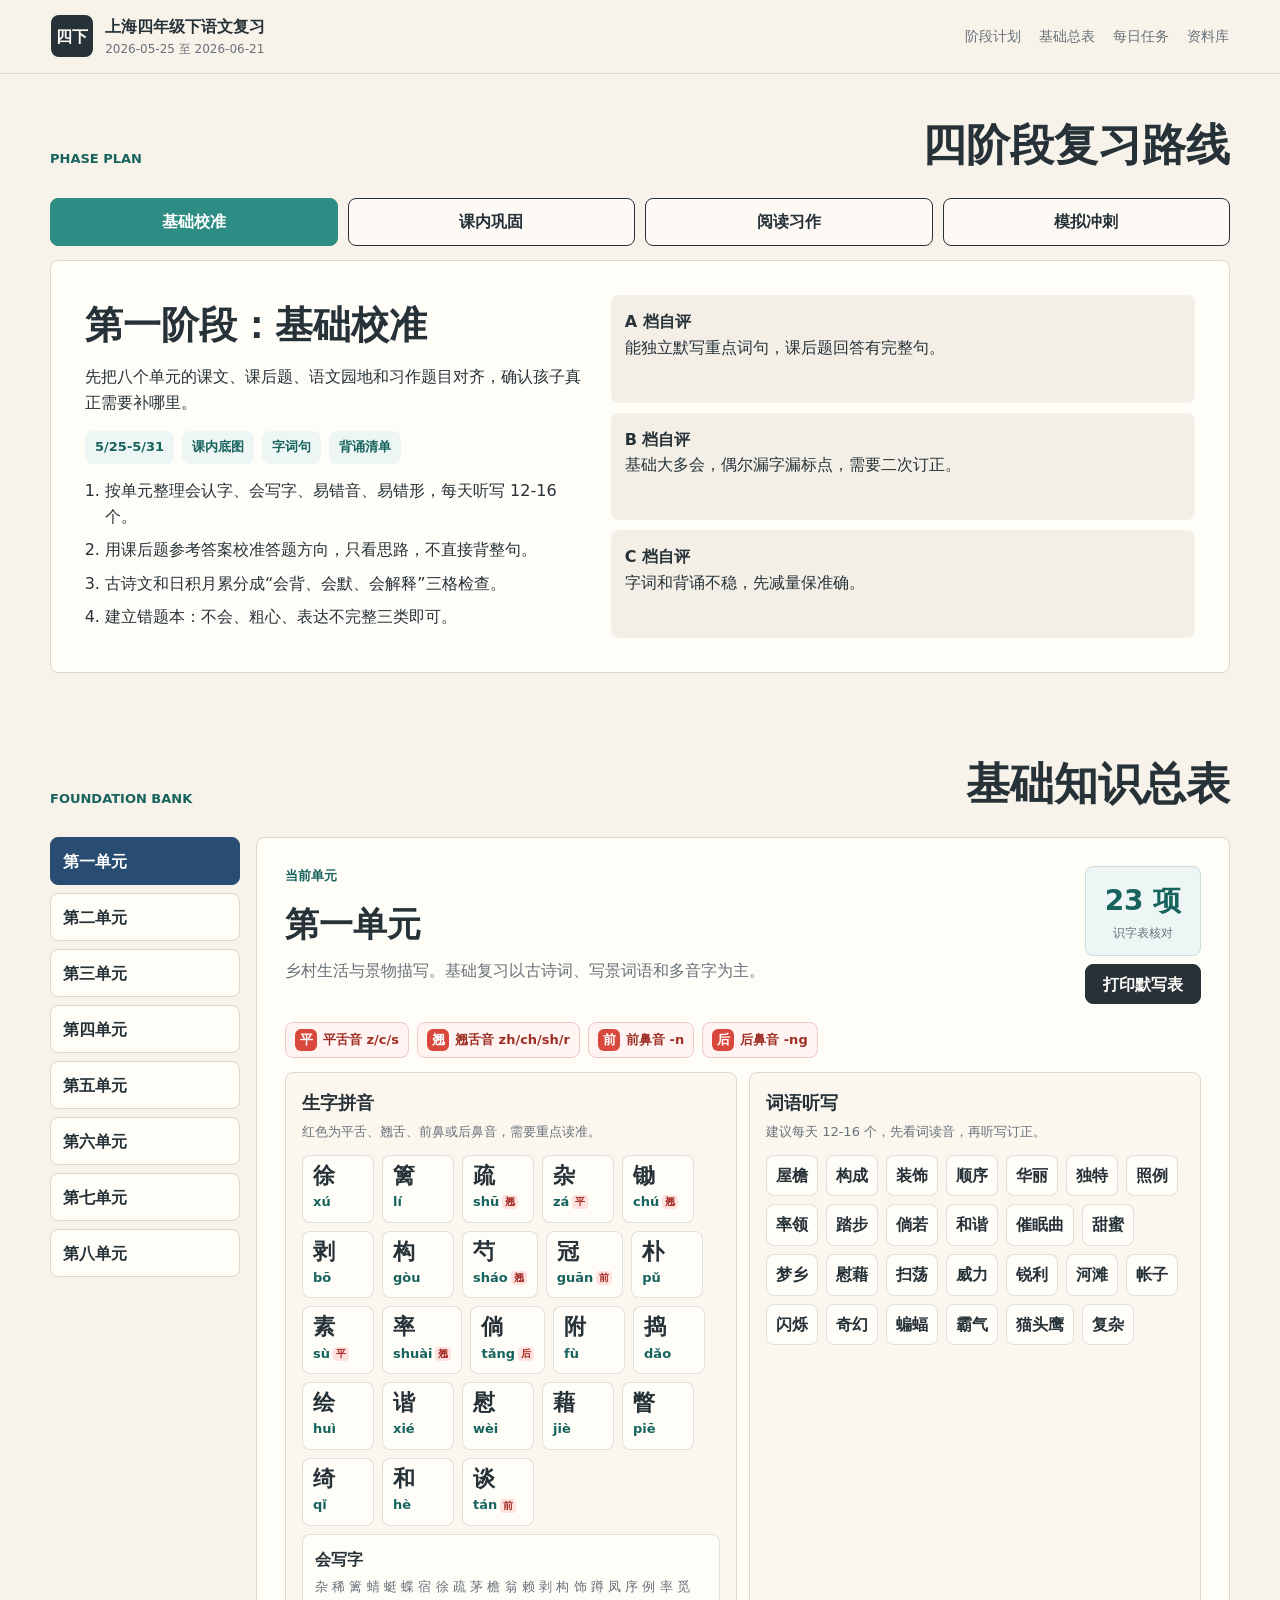
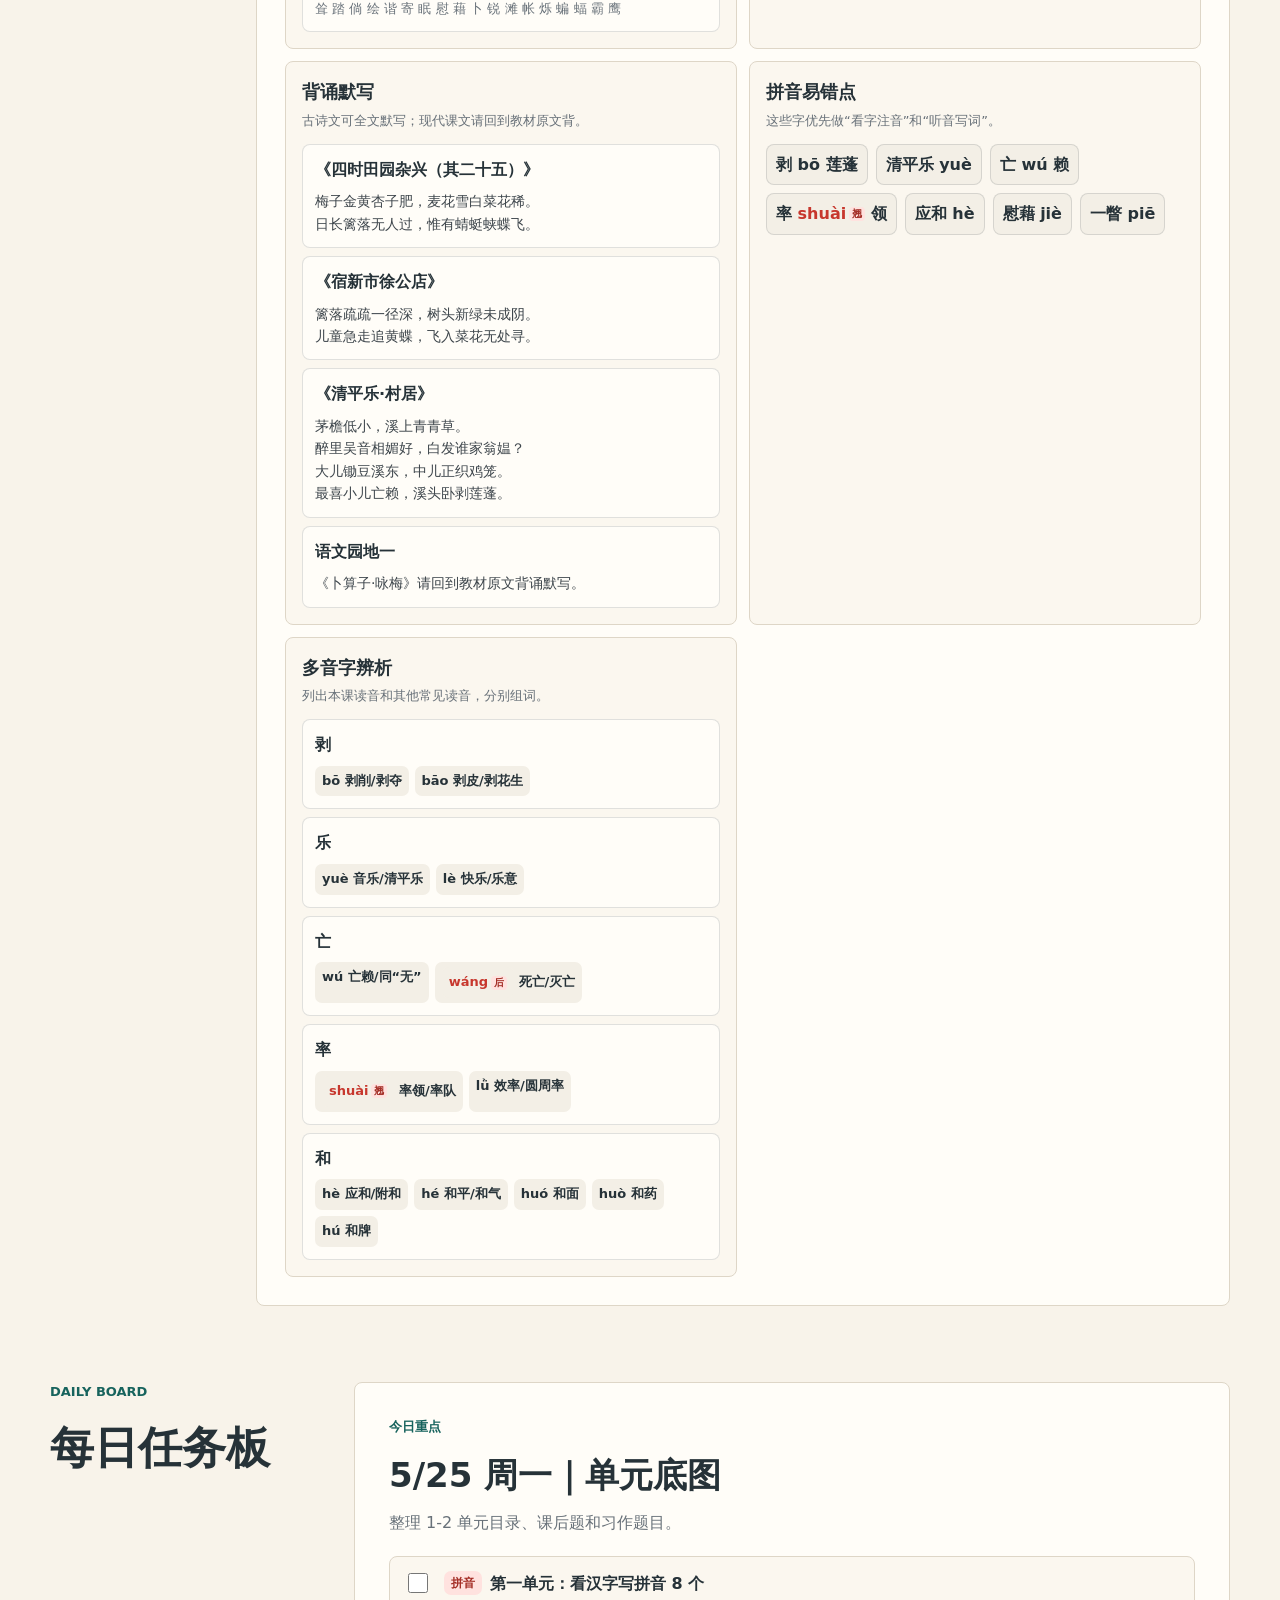
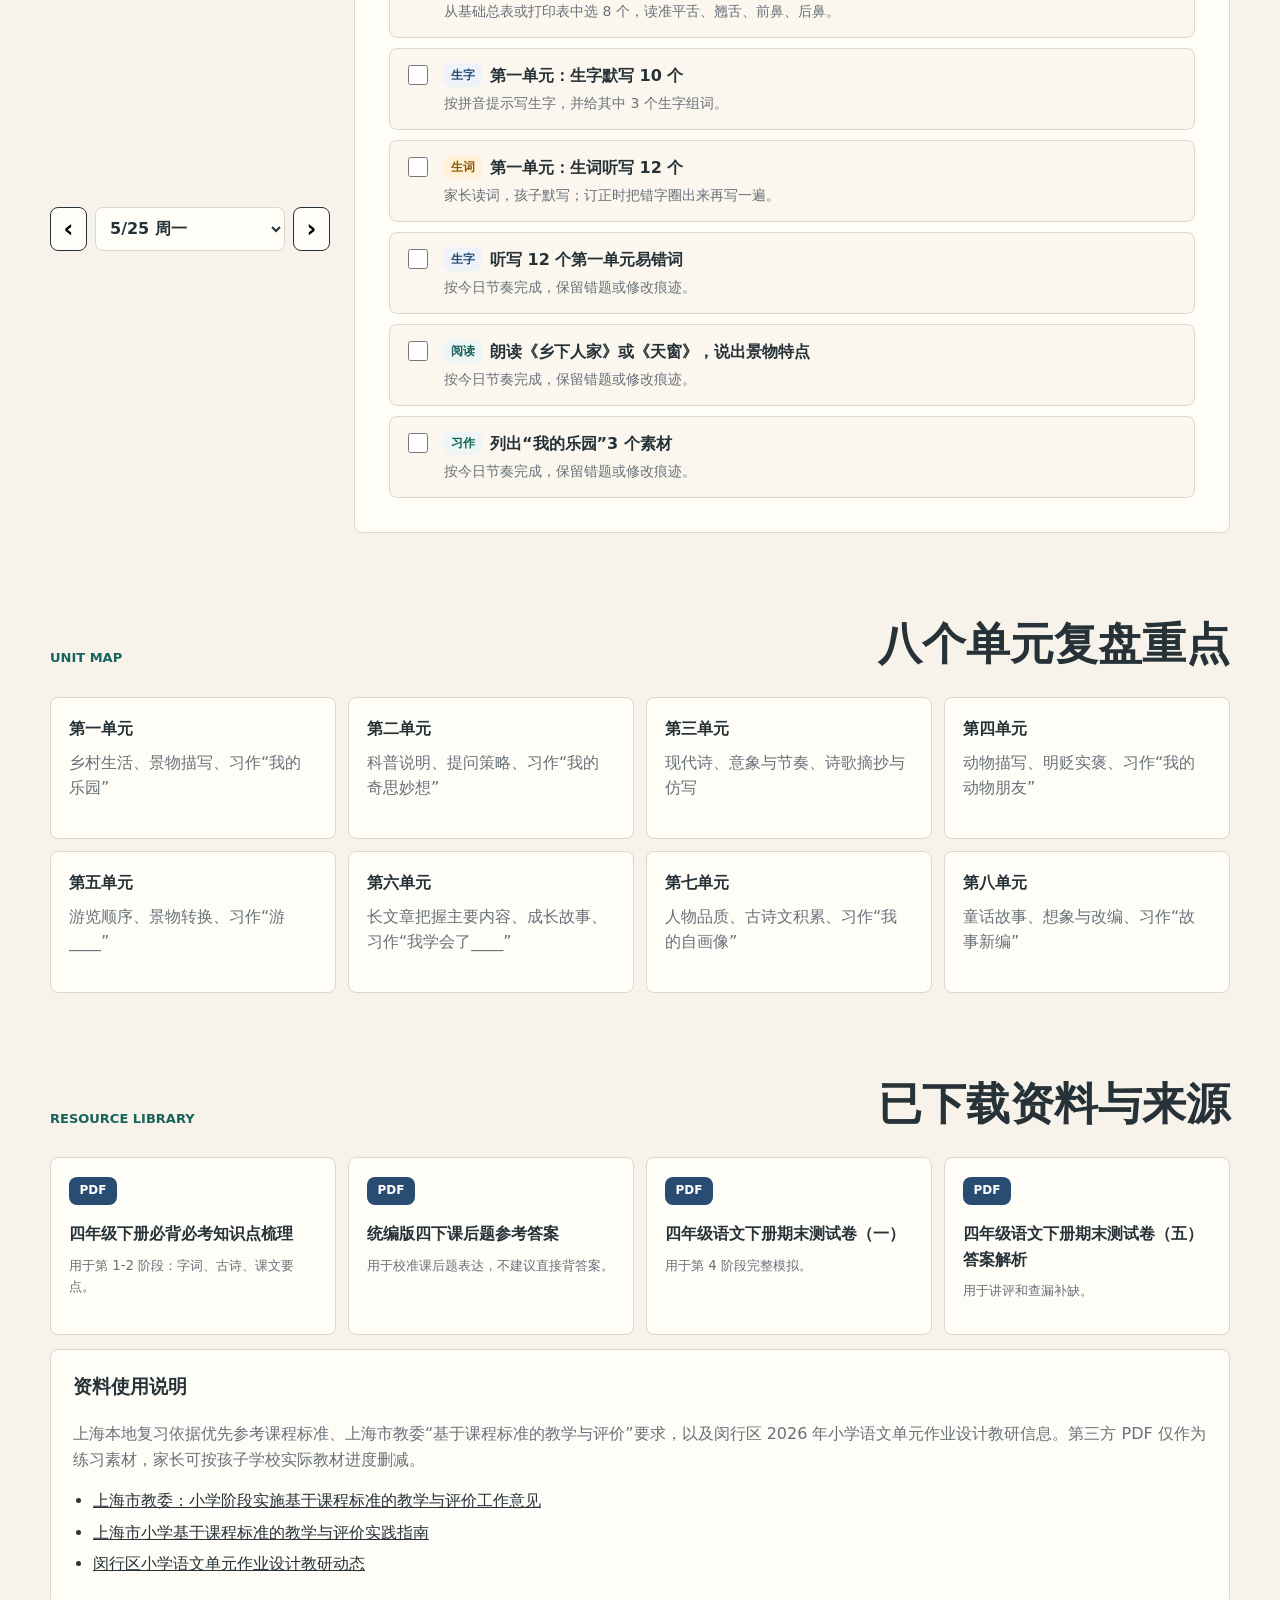
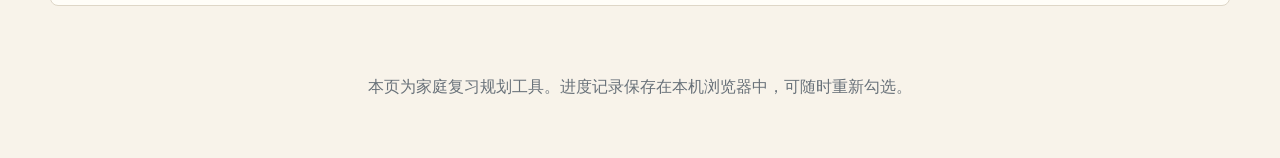
<file: index.html>
<!doctype html>
<html lang="zh-CN">
  <head>
    <meta charset="UTF-8" />
    <meta name="viewport" content="width=device-width, initial-scale=1.0" />
    <title>上海四年级下语文分阶段复习计划</title>
    <meta name="theme-color" content="#f8f3ea" />
    <meta name="apple-mobile-web-app-capable" content="yes" />
    <meta name="apple-mobile-web-app-title" content="四下语文复习" />
    <meta name="apple-mobile-web-app-status-bar-style" content="default" />
    <link rel="manifest" href="./manifest.webmanifest" />
    <link rel="icon" href="./assets/app-icon.svg" type="image/svg+xml" />
    <link rel="apple-touch-icon" href="./assets/study-dashboard-concept.png" />
    <link rel="stylesheet" href="./styles.css" />
  </head>
  <body>
    <header class="topbar">
      <a class="brand" href="#top" aria-label="回到顶部">
        <span class="brand-mark">四下</span>
        <span>
          <strong>上海四年级下语文复习</strong>
          <small>2026-05-25 至 2026-06-21</small>
        </span>
      </a>
      <nav class="nav" aria-label="页面导航">
        <a href="#plan">阶段计划</a>
        <a href="#foundation">基础总表</a>
        <a href="#daily">每日任务</a>
        <a href="#resources">资料库</a>
      </nav>
    </header>

    <main id="top">
      <section id="plan" class="section-block">
        <div class="section-heading">
          <p>Phase plan</p>
          <h2>四阶段复习路线</h2>
        </div>
        <div class="phase-tabs" role="tablist" aria-label="复习阶段选择">
          <button class="phase-tab active" type="button" data-phase="0">基础校准</button>
          <button class="phase-tab" type="button" data-phase="1">课内巩固</button>
          <button class="phase-tab" type="button" data-phase="2">阅读习作</button>
          <button class="phase-tab" type="button" data-phase="3">模拟冲刺</button>
        </div>
        <div id="phaseDetail" class="phase-detail" aria-live="polite"></div>
      </section>

      <section id="foundation" class="section-block foundation">
        <div class="section-heading">
          <p>Foundation bank</p>
          <h2>基础知识总表</h2>
        </div>
        <div class="foundation-shell">
          <aside class="unit-tabs" aria-label="基础知识单元选择"></aside>
          <div class="foundation-panel">
            <div class="foundation-head">
              <div>
                <p class="mini-label">当前单元</p>
                <h3 id="foundationTitle"></h3>
                <p id="foundationFocus" class="day-focus"></p>
              </div>
              <div class="foundation-actions">
                <div class="completion-card">
                  <strong id="foundationCount"></strong>
                  <span>识字表核对</span>
                </div>
                <button class="print-action" id="printSheet" type="button">打印默写表</button>
              </div>
            </div>
            <div class="sound-legend" aria-label="拼音标注说明">
              <span><b>平</b> 平舌音 z/c/s</span>
              <span><b>翘</b> 翘舌音 zh/ch/sh/r</span>
              <span><b>前</b> 前鼻音 -n</span>
              <span><b>后</b> 后鼻音 -ng</span>
            </div>
            <div class="foundation-grid">
              <article>
                <h4>生字拼音</h4>
                <p class="help-text">红色为平舌、翘舌、前鼻或后鼻音，需要重点读准。</p>
                <div id="charBank" class="chip-bank"></div>
              </article>
              <article>
                <h4>词语听写</h4>
                <p class="help-text">建议每天 12-16 个，先看词读音，再听写订正。</p>
                <div id="dictationBank" class="word-bank"></div>
              </article>
              <article>
                <h4>背诵默写</h4>
                <p class="help-text">古诗文可全文默写；现代课文请回到教材原文背。</p>
                <div id="reciteBank" class="recite-bank"></div>
              </article>
              <article>
                <h4>拼音易错点</h4>
                <p class="help-text">这些字优先做“看字注音”和“听音写词”。</p>
                <div id="pinyinBank" class="word-bank compact"></div>
              </article>
              <article>
                <h4>多音字辨析</h4>
                <p class="help-text">列出本课读音和其他常见读音，分别组词。</p>
                <div id="polyphoneBank" class="polyphone-bank"></div>
              </article>
            </div>
            <div id="printableSheet" class="printable-sheet" aria-label="可打印默写表"></div>
          </div>
        </div>
      </section>

      <section id="daily" class="section-block daily-layout">
        <div class="section-heading">
          <p>Daily board</p>
          <h2>每日任务板</h2>
        </div>
        <div class="day-picker" aria-label="选择复习日期">
          <button type="button" class="day-shift" id="prevDay" aria-label="前一天">‹</button>
          <select id="daySelect"></select>
          <button type="button" class="day-shift" id="nextDay" aria-label="后一天">›</button>
        </div>
        <div class="daily-panel">
          <div>
            <p class="mini-label">今日重点</p>
            <h3 id="dayTitle"></h3>
            <p id="dayFocus" class="day-focus"></p>
          </div>
          <div id="taskList" class="task-list"></div>
        </div>
      </section>

      <section class="section-block unit-map">
        <div class="section-heading">
          <p>Unit map</p>
          <h2>八个单元复盘重点</h2>
        </div>
        <div class="unit-grid">
          <article>
            <strong>第一单元</strong>
            <span>乡村生活、景物描写、习作“我的乐园”</span>
          </article>
          <article>
            <strong>第二单元</strong>
            <span>科普说明、提问策略、习作“我的奇思妙想”</span>
          </article>
          <article>
            <strong>第三单元</strong>
            <span>现代诗、意象与节奏、诗歌摘抄与仿写</span>
          </article>
          <article>
            <strong>第四单元</strong>
            <span>动物描写、明贬实褒、习作“我的动物朋友”</span>
          </article>
          <article>
            <strong>第五单元</strong>
            <span>游览顺序、景物转换、习作“游____”</span>
          </article>
          <article>
            <strong>第六单元</strong>
            <span>长文章把握主要内容、成长故事、习作“我学会了____”</span>
          </article>
          <article>
            <strong>第七单元</strong>
            <span>人物品质、古诗文积累、习作“我的自画像”</span>
          </article>
          <article>
            <strong>第八单元</strong>
            <span>童话故事、想象与改编、习作“故事新编”</span>
          </article>
        </div>
      </section>

      <section id="resources" class="section-block">
        <div class="section-heading">
          <p>Resource library</p>
          <h2>已下载资料与来源</h2>
        </div>
        <div class="resource-grid">
          <a class="resource-card" href="./resources/grade4-chinese-knowledge-points.pdf" target="_blank">
            <span>PDF</span>
            <strong>四年级下册必背必考知识点梳理</strong>
            <small>用于第 1-2 阶段：字词、古诗、课文要点。</small>
          </a>
          <a class="resource-card" href="./resources/textbook-afterclass-answers.pdf" target="_blank">
            <span>PDF</span>
            <strong>统编版四下课后题参考答案</strong>
            <small>用于校准课后题表达，不建议直接背答案。</small>
          </a>
          <a class="resource-card" href="./resources/final-test-1.pdf" target="_blank">
            <span>PDF</span>
            <strong>四年级语文下册期末测试卷（一）</strong>
            <small>用于第 4 阶段完整模拟。</small>
          </a>
          <a class="resource-card" href="./resources/final-test-5-with-answers.pdf" target="_blank">
            <span>PDF</span>
            <strong>四年级语文下册期末测试卷（五）答案解析</strong>
            <small>用于讲评和查漏补缺。</small>
          </a>
        </div>
        <div class="source-note">
          <h3>资料使用说明</h3>
          <p>
            上海本地复习依据优先参考课程标准、上海市教委“基于课程标准的教学与评价”要求，以及闵行区 2026 年小学语文单元作业设计教研信息。第三方 PDF 仅作为练习素材，家长可按孩子学校实际教材进度删减。
          </p>
          <ul>
            <li><a href="https://www.shanghai.gov.cn/nw12344/20200814/0001-12344_36655.html" target="_blank">上海市教委：小学阶段实施基于课程标准的教学与评价工作意见</a></li>
            <li><a href="https://www.sste.com/index.php/books1/1705.html" target="_blank">上海市小学基于课程标准的教学与评价实践指南</a></li>
            <li><a href="https://jyxy.mhedu.sh.cn/extranet/web/index/index%21infoMove.action?code=EDXW.005.002&id=ff8080819c0f0289019d8512070118b7" target="_blank">闵行区小学语文单元作业设计教研动态</a></li>
          </ul>
        </div>
      </section>
    </main>

    <footer class="footer">
      <p>本页为家庭复习规划工具。进度记录保存在本机浏览器中，可随时重新勾选。</p>
    </footer>

    <script src="./app.js"></script>
  </body>
</html>
</file>
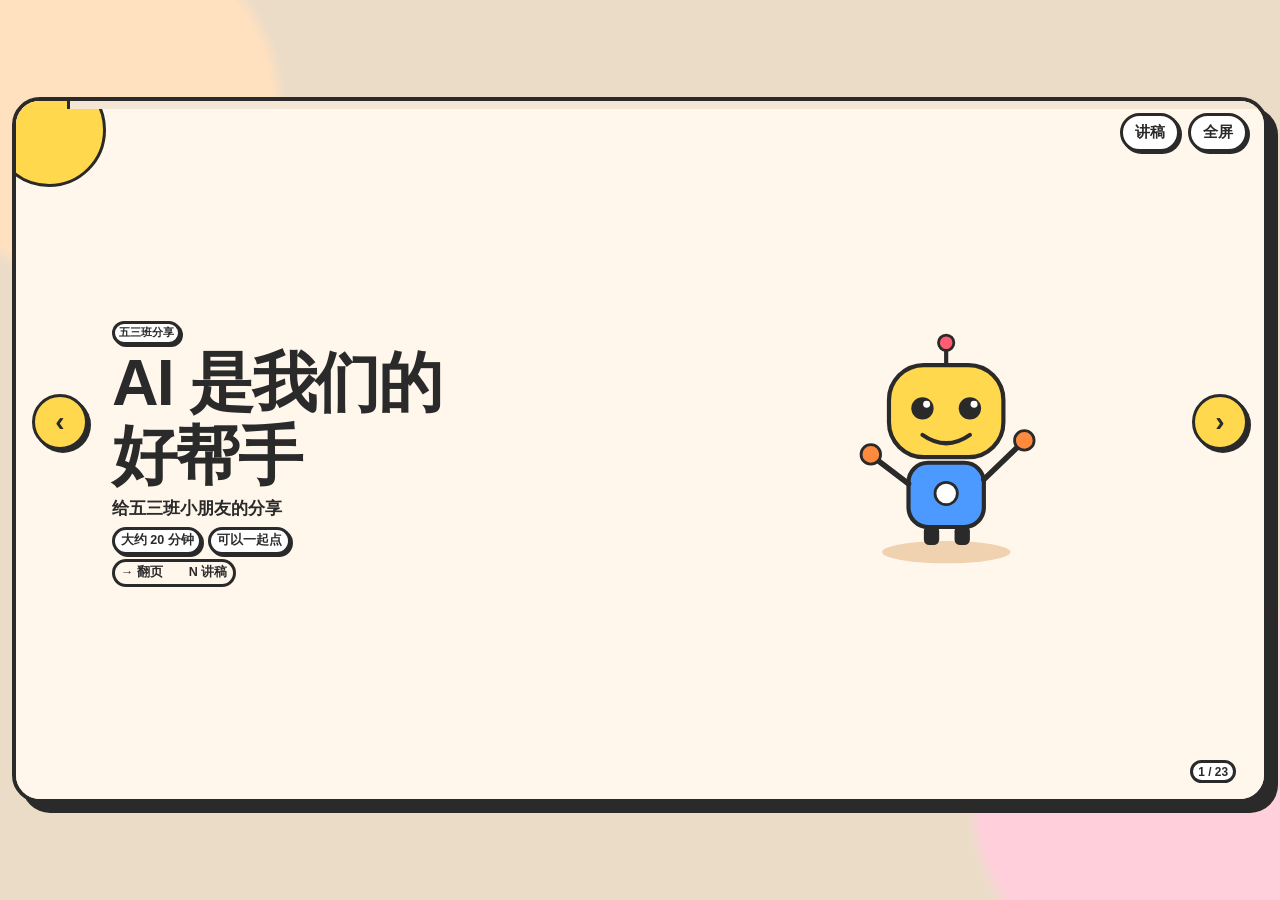
<file: ai-share.html>
<!DOCTYPE html>
<html lang="zh-CN">
<head>
<meta charset="UTF-8" />
<meta name="viewport" content="width=device-width, initial-scale=1" />
<meta name="color-scheme" content="light" />
<title>AI 是我们的好帮手</title>
<!--
  五三班分享文稿。双击用浏览器打开即可放映，不需要网络。
  右方向键下一页，左方向键上一页，N 显示或隐藏讲稿，F 全屏。
  请把讲稿里的「××」改成孩子的名字。
-->
<style>
  :root { color-scheme: light; }
  * { box-sizing: border-box; }
  html, body { height: 100%; margin: 0; overflow: hidden; }
  body {
    display: flex; align-items: center; justify-content: center;
    background:
      radial-gradient(circle at 8% 12%, #ffe0bf 0 12%, transparent 13%),
      radial-gradient(circle at 92% 88%, #ffd0dc 0 14%, transparent 15%),
      #ebdcc8;
    font-family: "PingFang SC", "Hiragino Sans GB", "Microsoft YaHei", "Noto Sans SC", sans-serif;
    color: #2a2a2a;
  }
  button, input { font-family: inherit; color: inherit; }
  button { cursor: pointer; touch-action: manipulation; }
  button:focus-visible, .idea:focus-visible { outline: 4px solid #4c9aff; outline-offset: 2px; }
  #stage {
    position: relative;
    width: min(calc(100vw - 24px), calc((100vh - 24px) * 16 / 9));
    height: min(calc(100vh - 24px), calc((100vw - 24px) * 9 / 16));
    font-size: calc(min(calc(100vw - 24px), calc((100vh - 24px) * 16 / 9)) / 36);
    background: #fff7ec;
    border: 4px solid #2a2a2a;
    border-radius: 28px;
    box-shadow: 10px 10px 0 #2a2a2a;
    overflow: hidden;
  }
  #progress { position: absolute; left: 0; right: 0; top: 0; height: 8px; background: #f3e6d4; z-index: 8; }
  #progress > span { display: block; height: 100%; width: 0; background: #ffd84d; border-right: 3px solid #2a2a2a; }
  .slide {
    position: absolute; inset: 0; display: none;
    background: #fff7ec;
  }
  .slide.active { display: block; }
  .slide::before {
    content: ""; position: absolute; width: 3.1em; height: 3.1em; border-radius: 50%;
    background: var(--tone, #ffd84d); border: 3px solid #2a2a2a; left: -0.7em; top: -0.8em; z-index: 0;
  }
  .slide[data-tone="sun"] { --tone: #ffd84d; }
  .slide[data-tone="sky"] { --tone: #4c9aff; }
  .slide[data-tone="mint"] { --tone: #7bd66a; }
  .slide[data-tone="coral"] { --tone: #ff8fab; }
  .slide[data-tone="grape"] { --tone: #b9a6ff; }
  .slide[data-tone="orange"] { --tone: #ffb084; }
  .slide-inner {
    position: relative; z-index: 1; height: 100%; overflow: hidden;
    padding: 58px 96px 54px; display: flex; flex-direction: column;
  }
  #stage.back .slide.active .slide-inner { animation: enter-back .42s ease both; }
  #stage:not(.back) .slide.active .slide-inner { animation: enter .42s ease both; }
  @keyframes enter { from { opacity: 0; transform: translateX(22px); } to { opacity: 1; transform: none; } }
  @keyframes enter-back { from { opacity: 0; transform: translateX(-22px); } to { opacity: 1; transform: none; } }
  .kicker {
    display: inline-flex; align-self: flex-start; margin: 0;
    background: #fff; border: 3px solid #2a2a2a; border-radius: 999px;
    padding: 0.12em 0.38em; font-size: 0.32em; font-weight: 800;
    box-shadow: 2px 2px 0 #2a2a2a;
  }
  h1 { margin: 0.04em 0 0.06em; font-size: 1.22em; line-height: 1.12; letter-spacing: -0.03em; }
  .sub { margin: 0.05em 0; font-size: 0.5em; font-weight: 800; }
  .problem { margin: 0 0 0.12em; font-size: 0.46em; font-weight: 800; line-height: 1.35; }
  .fill { flex: 1; min-height: 0; display: flex; flex-direction: column; }
  .notes { display: none; }
  .cover { flex: 1; min-height: 0; display: grid; grid-template-columns: 1.15fr .85fr; gap: .3em; align-items: center; }
  .cover h1 { font-size: 1.85em; margin-right: 0; }
  .pills { display: flex; flex-wrap: wrap; gap: .16em; margin-top: .2em; }
  .pills span, .hint {
    background: #fff; border: 3px solid #2a2a2a; border-radius: 999px;
    padding: .22em .46em; font-size: .36em; font-weight: 800; box-shadow: 2px 2px 0 #2a2a2a;
  }
  .hint { margin-top: .28em; background: transparent; box-shadow: none; width: max-content; }
  .mascot-svg { width: 100%; height: auto; max-height: 6.8em; }
  .floaty { animation: floaty 3.2s ease-in-out infinite; }
  @keyframes floaty { 50% { transform: translateY(-0.12em); } }
  .cards, .cards-5, .cards-4, .cards-3, .cards-2, .mini-grid, .ideas {
    display: grid; gap: .22em; flex: 1; min-height: 0; align-content: center;
  }
  .cards, .cards-4 { grid-template-columns: repeat(4, 1fr); }
  .cards-5 { grid-template-columns: repeat(5, 1fr); }
  .cards-3 { grid-template-columns: repeat(3, 1fr); }
  .cards-2, .ideas { grid-template-columns: repeat(3, 1fr); }
  .mini-grid { grid-template-columns: repeat(3, 1fr); }
  .card, .idea, .mini-grid div, .obj {
    background: #fff; border: 3px solid #2a2a2a; border-radius: .38em;
    box-shadow: 4px 4px 0 #2a2a2a; padding: .22em .18em;
    display: flex; flex-direction: column; align-items: center; justify-content: center;
    text-align: center; gap: .08em; min-width: 0;
  }
  .idea { width: 100%; }
  .idea.picked { background: #fff3b0; transform: translate(2px, 2px); box-shadow: none; }
  .card h3, .idea strong, .obj strong { margin: 0; font-size: .56em; line-height: 1.25; }
  .card p, .idea span, .obj span { margin: 0; font-size: .38em; font-weight: 700; line-height: 1.35; }
  .sticker {
    width: 2.05em; height: 2.05em; border-radius: .36em; border: 3px solid #2a2a2a;
    display: grid; place-items: center; box-shadow: 3px 3px 0 #2a2a2a; background: #ffd84d;
    font-weight: 900; font-size: .82em;
  }
  .sticker svg, .glyph { width: 1.35em; height: 1.35em; }
  .mini-grid div { flex-direction: row; justify-content: flex-start; font-size: .46em; font-weight: 800; text-align: left; }
  .mini-grid b {
    width: 1.7em; height: 1.7em; flex: none; border-radius: 50%; display: grid; place-items: center;
    background: #ffd84d; border: 3px solid #2a2a2a;
  }
  .split { flex: 1; min-height: 0; display: grid; grid-template-columns: .92fr 1.08fr; gap: .32em; align-items: center; }
  .hero-svg { width: 100%; height: auto; max-height: 7.4em; }
  .flow, .how { list-style: none; margin: 0; padding: 0; display: flex; flex-direction: column; gap: .16em; }
  .flow li, .how li {
    display: flex; gap: .22em; align-items: center; background: #fff;
    border: 3px solid #2a2a2a; border-radius: .32em; padding: .14em .2em; box-shadow: 3px 3px 0 #2a2a2a;
  }
  .flow b, .how b {
    width: 2.1em; height: 2.1em; flex: none; border-radius: 50%; display: grid; place-items: center;
    background: #ffd84d; border: 3px solid #2a2a2a; font-size: .4em;
  }
  .flow span, .how strong { display: block; font-size: .42em; font-weight: 800; }
  .flow small, .how em { display: block; font-style: normal; font-size: .32em; font-weight: 700; color: #4a433c; }
  .lab { flex: 1; min-height: 0; display: grid; grid-template-columns: 1.18fr .82fr; gap: .28em; }
  .lab-art {
    background: #fff; border: 3px solid #2a2a2a; border-radius: .4em;
    box-shadow: 4px 4px 0 #2a2a2a; min-height: 0; overflow: hidden;
    position: relative;
  }
  .lab-art > svg { position: absolute; inset: 0; width: 100%; height: 100%; }
  svg text { font-family: "PingFang SC", "Microsoft YaHei", sans-serif; }
  .lab-side { display: flex; flex-direction: column; min-height: 0; }
  .steps { flex: 1; overflow: auto; margin: 0; padding: 0; list-style: none; font-size: .48em; }
  .steps li {
    background: #fff; border: 3px solid #2a2a2a; border-radius: .28em;
    padding: .32em .4em; margin: 0 0 .26em; font-weight: 800; line-height: 1.35;
  }
  .steps li.fresh { background: #fff4c2; }
  .steps li.final { background: #d9ffb0; }
  .steps li.wait { border-style: dashed; background: #fffdf8; color: #5c5348; }
  .frac { display: inline-flex; flex-direction: column; align-items: center; vertical-align: middle; margin: 0 .08em; line-height: 1; font-size: .92em; }
  .frac i { display: block; width: 100%; border-top: 2px solid currentColor; }
  .lab-actions, .row-actions { display: flex; flex-wrap: wrap; gap: 8px; align-items: center; }
  .go, .choice, .poem-line button, .tool-btn, .nav-btn {
    border: 3px solid #2a2a2a; border-radius: 999px; background: #ffd84d;
    box-shadow: 3px 3px 0 #2a2a2a; font-weight: 800;
  }
  .go { font-size: .4em; padding: .62em 1.05em; }
  .go.ghost, .tool-btn { background: #fff; }
  .go:active, .choice:active, .idea:active { transform: translate(2px, 2px); box-shadow: none; }
  .go:disabled { opacity: .5; cursor: default; transform: none; }
  .nav-btn {
    position: absolute; top: 46%; z-index: 12; width: 56px; height: 56px;
    transform: translateY(-50%); font-size: 28px; line-height: 1; padding: 0;
  }
  #prevBtn { left: 16px; }
  #nextBtn { right: 16px; }
  #pager {
    position: absolute; right: 28px; bottom: 16px; z-index: 12;
    background: #fff; border: 3px solid #2a2a2a; border-radius: 999px;
    padding: .14em .42em; font-size: .34em; font-weight: 800;
  }
  .tools { position: absolute; top: 12px; right: 16px; z-index: 14; display: flex; gap: 8px; }
  .tool-btn { font-size: 15px; padding: 7px 12px; box-shadow: 2px 2px 0 #2a2a2a; }
  .tool-btn[aria-pressed="true"] { background: #fff3b0; }
  #notesPanel {
    position: absolute; left: 18px; right: 18px; bottom: 14px; z-index: 20;
    max-height: 38%; display: flex; flex-direction: column;
    background: #fffdf8; border: 3px solid #2a2a2a; border-radius: 16px;
    box-shadow: 6px 6px 0 #2a2a2a; padding: 10px 14px 12px;
  }
  #notesPanel[hidden] { display: none !important; }
  .notes-bar { display: flex; align-items: center; gap: 10px; font-size: 14px; font-weight: 800; }
  .notes-bar span { font-weight: 700; color: #5c5348; }
  #notesClose { margin-left: auto; }
  #notesBody { overflow: auto; font-size: .5em; line-height: 1.55; font-weight: 700; margin-top: .12em; }
  #quiz, #poem { justify-content: center; }
  .quiz-word { font-size: 1.45em; font-weight: 900; letter-spacing: .02em; margin: .02em 0 .08em; }
  .quiz-meta, .feedback, #poemBanner, #ideaPrompt, .lead, .cost {
    font-size: .4em; font-weight: 800; line-height: 1.4;
  }
  .choice-row { display: grid; grid-template-columns: repeat(3, 1fr); gap: .2em; }
  .choice { font-size: .52em; padding: .62em .3em; background: #fff; }
  .choice.right, .poem-line button.right { background: #d9ffb0; }
  .choice.wrong, .poem-line button.wrong { background: #ffd0d8; }
  .feedback.ok { color: #187a3d; }
  .feedback.no { color: #b42348; }
  .poem-line { display: grid; grid-template-columns: .7fr 1.3fr; gap: .18em; align-items: center; margin-bottom: .12em; }
  .poem-line p { margin: 0; font-size: .6em; font-weight: 900; }
  .blank { display: inline-block; min-width: 2.4em; border-bottom: 4px solid #2a2a2a; text-align: center; color: #5b3fd0; }
  .poem-line .choices { display: grid; grid-template-columns: repeat(3, 1fr); gap: .1em; }
  .poem-line button { font-size: .36em; padding: .5em .2em; background: #fff; }
  .poem-line.solved p { color: #187a3d; }
  #poemBanner { background: #d9ffb0; border: 3px solid #2a2a2a; border-radius: .3em; padding: .25em .35em; }
  .chat {
    flex: 1; min-height: 0; overflow: auto; display: flex; flex-direction: column; gap: .2em;
    background: #fff; border: 3px solid #2a2a2a; border-radius: .4em; padding: .28em; font-size: .5em;
  }
  .bubble { max-width: 86%; border: 3px solid #2a2a2a; border-radius: .35em; padding: .28em .4em; font-weight: 750; line-height: 1.4; }
  .bubble small { display: block; opacity: .7; font-size: .8em; }
  .bubble p { margin: .08em 0 0; }
  .bubble.kid { align-self: flex-end; background: #d7ecff; }
  .bubble.ai { align-self: flex-start; background: #e7fbd0; }
  .bad { color: #d23b55; }
  .good { color: #187a3d; }
  .area-wrap { position: absolute; inset: .2em; display: grid; grid-template-columns: auto 1fr; gap: .16em; align-items: center; }
  .vlabel { font-size: .46em; font-weight: 900; text-align: center; line-height: 1.15; }
  .hlabel { text-align: center; font-size: .4em; font-weight: 900; margin-top: .08em; }
  .area-grid { display: grid; grid-template-columns: repeat(6, 1fr); grid-template-rows: repeat(4, 1fr); gap: .08em; width: 100%; aspect-ratio: 6/4; }
  .area-grid i { border: 3px solid #2a2a2a; border-radius: .12em; background: #fff; }
  .layer-demo { flex: 1; min-height: 0; }
  .layer-demo svg { width: 100%; height: 100%; }
  .obj-row { display: grid; grid-template-columns: repeat(4, 1fr); gap: .16em; margin-top: .12em; }
  .cube-box { display: flex; flex-direction: column; align-items: center; gap: .12em; }
  .cube { width: 3.15em; height: 3.15em; display: grid; grid-template-columns: repeat(3, 1fr); gap: .07em; background: #2a2a2a; padding: .08em; border-radius: .2em; }
  .cube i { display: block; border-radius: .08em; }
  .tiny { font-size: .3em; font-weight: 800; color: #5c5348; }
  .timebar { display: flex; height: .4em; border: 3px solid #2a2a2a; border-radius: 999px; overflow: hidden; margin-top: .16em; }
  .timebar .scan { width: 32%; background: #ffd84d; }
  .timebar .turn { flex: 1; background: #8b6cff; }
  .time-labels { display: flex; justify-content: space-between; font-size: .34em; font-weight: 800; margin-top: .08em; }
  .end-card {
    margin-top: .15em; background: #ffd84d; border: 3px solid #2a2a2a; border-radius: .4em;
    box-shadow: 5px 5px 0 #2a2a2a; padding: .28em .35em; font-size: .58em; font-weight: 900; line-height: 1.35;
  }
  .chat-mock { display: flex; flex-direction: column; gap: .16em; }
  .chat-mock p {
    margin: 0; max-width: 95%; border: 3px solid #2a2a2a; border-radius: .35em;
    padding: .22em .3em; font-size: .4em; font-weight: 800; line-height: 1.4;
  }
  .chat-mock .me { align-self: flex-end; background: #d7ecff; }
  .chat-mock .ai { align-self: flex-start; background: #e7fbd0; }
  .warn {
    margin-top: .14em; background: #fff3b0; border: 3px solid #2a2a2a; border-radius: .3em;
    padding: .16em .24em; font-size: .36em; font-weight: 800;
  }
  .bars { display: flex; align-items: flex-end; gap: 4px; height: 28px; }
  .bars i { width: 7px; height: 10px; background: #2a2a2a; display: block; border-radius: 4px; animation: bar 1s ease-in-out infinite; }
  .bars i:nth-child(2) { animation-delay: .15s; }
  .bars i:nth-child(3) { animation-delay: .3s; }
  @keyframes bar { 50% { height: 28px; } }
  .shake { animation: shake .4s ease; }
  @keyframes shake {
    20% { transform: translateX(-6px); } 40% { transform: translateX(6px); }
    60% { transform: translateX(-3px); } 80% { transform: translateX(3px); }
  }
  .nudge { animation: nudge 1.15s ease-in-out infinite; }
  @keyframes nudge { 50% { transform: translateY(-3px); } }
  @media (prefers-reduced-motion: reduce) {
    *, *::before, *::after { animation: none !important; transition: none !important; }
  }
  body.phone #stage { border: none; border-radius: 0; box-shadow: none; }
  body.phone .slide-inner { overflow: auto; padding: 54px 14px 78px; }
  body.phone h1 { font-size: 1.35em; }
  body.phone .cover, body.phone .split, body.phone .lab,
  body.phone .cards, body.phone .cards-4, body.phone .cards-5, body.phone .cards-3,
  body.phone .ideas, body.phone .mini-grid, body.phone .obj-row, body.phone .choice-row,
  body.phone .poem-line { grid-template-columns: 1fr; }
  body.phone .nav-btn { top: auto; bottom: 12px; transform: none; width: 48px; height: 48px; min-width: 48px; min-height: 48px; font-size: 22px; }
  body.phone .go, body.phone .choice, body.phone .poem-line button, body.phone .tool-btn, body.phone .idea {
    font-size: 16px; min-height: 44px; padding: 10px 14px;
  }
  body.phone #prevBtn { left: calc(50% - 58px); }
  body.phone #nextBtn { left: calc(50% + 12px); right: auto; }
  body.phone #pager { right: 12px; bottom: 66px; }
  body.phone .mascot-svg, body.phone .hero-svg { max-height: 220px; }
  body.phone .lab-art { min-height: 200px; }
</style>
</head>
<body>
<svg width="0" height="0" style="position:absolute" aria-hidden="true">
  <symbol id="bot" viewBox="0 0 300 340">
    <ellipse cx="150" cy="314" rx="92" ry="16" fill="#f0d2b0"/>
    <line x1="150" y1="46" x2="150" y2="16" stroke="#2a2a2a" stroke-width="6" stroke-linecap="round"/>
    <circle cx="150" cy="14" r="11" fill="#ff5d73" stroke="#2a2a2a" stroke-width="4"/>
    <rect x="68" y="46" width="164" height="132" rx="50" fill="#ffd84d" stroke="#2a2a2a" stroke-width="6"/>
    <circle cx="116" cy="108" r="16" fill="#2a2a2a"/><circle cx="184" cy="108" r="16" fill="#2a2a2a"/>
    <circle cx="122" cy="102" r="5" fill="#fff"/><circle cx="190" cy="102" r="5" fill="#fff"/>
    <path d="M116 146 Q150 170 184 146" fill="none" stroke="#2a2a2a" stroke-width="6" stroke-linecap="round"/>
    <rect x="96" y="186" width="108" height="92" rx="28" fill="#4c9aff" stroke="#2a2a2a" stroke-width="6"/>
    <circle cx="150" cy="230" r="16" fill="#fff" stroke="#2a2a2a" stroke-width="4"/>
    <path d="M96 216 L46 178" stroke="#2a2a2a" stroke-width="8" stroke-linecap="round"/>
    <path d="M204 210 L258 158" stroke="#2a2a2a" stroke-width="8" stroke-linecap="round"/>
    <circle cx="42" cy="174" r="14" fill="#ff8a3d" stroke="#2a2a2a" stroke-width="4"/>
    <circle cx="262" cy="154" r="14" fill="#ff8a3d" stroke="#2a2a2a" stroke-width="4"/>
    <rect x="118" y="276" width="22" height="28" rx="8" fill="#2a2a2a"/>
    <rect x="162" y="276" width="22" height="28" rx="8" fill="#2a2a2a"/>
  </symbol>
</svg>
<div id="stage">
  <div id="progress"><span></span></div>
  <div class="tools">
    <button type="button" class="tool-btn" id="notesBtn" aria-pressed="false">讲稿</button>
    <button type="button" class="tool-btn" id="fullBtn">全屏</button>
  </div>

  <section class="slide active" id="s1" data-tone="sun" data-title="AI 是我们的好帮手" aria-label="封面">
    <div class="slide-inner">
      <div class="cover">
        <div>
          <p class="kicker">五三班分享</p>
          <h1>AI 是我们的<br>好帮手</h1>
          <p class="sub">给五三班小朋友的分享</p>
          <div class="pills"><span>大约 20 分钟</span><span>可以一起点</span></div>
          <p class="hint">→ 翻页　　N 讲稿</p>
        </div>
        <svg class="mascot-svg floaty" viewBox="0 0 300 340" aria-hidden="true"><use href="#bot"/></svg>
      </div>
    </div>
    <aside class="notes">大家好，我是××的妈妈。今天大约二十分钟，我想和五三班聊聊：学习和生活里，我们可以怎样使用 AI。它不是魔法，是一个帮手。有的页面还能请同学上来点一点。</aside>
  </section>

  <section class="slide" id="s2" data-tone="sky" data-title="AI 是一个小助手">
    <div class="slide-inner">
      <p class="kicker">先认识它</p>
      <h1>AI 是一个小助手</h1>
      <div class="cards-3 fill">
        <article class="card"><div class="sticker">书</div><h3>读过很多例子</h3><p>它从大量例子里学习，再来回答新问题。</p></article>
        <article class="card"><div class="sticker" style="background:#4c9aff">快</div><h3>回答特别快</h3><p>出题、总结、画图，它几秒钟就能给一稿。</p></article>
        <article class="card"><div class="sticker" style="background:#ff8fab">查</div><h3>也会说错</h3><p>所以我们要做小老师，帮它检查。</p></article>
      </div>
    </div>
    <aside class="notes">先用一句话说完。AI 就是人工智能。可以把它想成一个读过很多书、看过很多例子的小助手：你提问，它根据学过的东西来回答。它很快，可是也会说错。所以我们要做小老师，帮它检查。</aside>
  </section>

  <section class="slide" id="s3" data-tone="mint" data-title="生活里到处都有 AI">
    <div class="slide-inner">
      <p class="kicker">它就在身边</p>
      <h1>生活里到处都有 AI</h1>
      <div class="cards fill">
        <article class="card"><div class="sticker" style="background:#ff8fab"><svg viewBox="0 0 64 64" aria-hidden="true"><rect x="24" y="8" width="16" height="28" rx="8" fill="#fff" stroke="#2a2a2a" stroke-width="3"/><path d="M16 28a16 16 0 0 0 32 0M32 44v8M24 54h16" fill="none" stroke="#2a2a2a" stroke-width="3" stroke-linecap="round"/></svg></div><h3>语音助手</h3><p>对它说话，问天气、定闹钟。</p></article>
        <article class="card"><div class="sticker" style="background:#4c9aff"><svg viewBox="0 0 64 64" aria-hidden="true"><path d="M32 56s16-14 16-28A16 16 0 1 0 16 28c0 14 16 28 16 28z" fill="#fff" stroke="#2a2a2a" stroke-width="3"/><circle cx="32" cy="26" r="6" fill="#ff5d73"/></svg></div><h3>导航</h3><p>帮大人看路况，选一条能走的路。</p></article>
        <article class="card"><div class="sticker" style="background:#7bd66a"><svg viewBox="0 0 64 64" aria-hidden="true"><text x="6" y="42" font-size="28" font-weight="800" fill="#2a2a2a">文A</text></svg></div><h3>翻译</h3><p>看不懂的句子，可以先请它翻译。</p></article>
        <article class="card"><div class="sticker"><svg viewBox="0 0 64 64" aria-hidden="true"><path d="M32 8l6 14h15l-12 9 5 15-14-9-14 9 5-15-12-9h15z" fill="#fff" stroke="#2a2a2a" stroke-width="3" stroke-linejoin="round"/></svg></div><h3>推荐</h3><p>看视频时，它会猜你可能喜欢什么。</p></article>
      </div>
    </div>
    <aside class="notes">AI 其实早就在我们身边。对手机说话，是语音助手；开车找路，是导航；看不懂的英语可以翻译；刷视频时，它还会猜你喜欢什么。用过其中一种的小朋友，举个手给我看看。</aside>
  </section>

  <section class="slide" id="s4" data-tone="coral" data-title="请 AI 做一张学习网页">
    <div class="slide-inner">
      <p class="kicker">案例一 · 学习网页</p>
      <h1>请 AI 做一张学习网页</h1>
      <div class="split">
        <div class="chat-mock">
          <p class="me">请做一个五年级英语单词小测验。按钮要大，点一下马上知道对错。</p>
          <p class="ai">好呀。我来做一页给五三班的练习，一共 5 个单词。</p>
        </div>
        <div class="card" style="align-items:flex-start;text-align:left;padding:.4em">
          <h3>下一页不是图片</h3>
          <p style="font-size:.42em">那一页真的可以点。请一位同学上来，我们一起玩。</p>
        </div>
      </div>
    </div>
    <aside class="notes">第一个例子：请 AI 做一张学习网页。你看这句话，请做一个五年级英语单词小测验，点一下就知道对错。它就能把网页写出来。下一页不是截图，是真的可以点。</aside>
  </section>

  <section class="slide" id="s5" data-tone="coral" data-title="英语单词，点一点">
    <div class="slide-inner">
      <p class="kicker">案例一 · 单词测验</p>
      <h1>英语单词，点一点</h1>
      <div id="quiz" class="fill"></div>
    </div>
    <aside class="notes">我们请一位同学上来点。先一起读单词，再选意思。点下去马上知道对不对。错了也很好，正确答案会留下来。如果读音没把握，就请英语课代表带读。polite 是有礼貌的，delicious 是美味的，weekend 是周末，healthy 是健康的，library 是图书馆。请 AI 出题给我们练，和请它把作业写好，是两件不一样的事。</aside>
  </section>

  <section class="slide" id="s6" data-tone="orange" data-title="学习时还能帮这三忙">
    <div class="slide-inner">
      <p class="kicker">案例一 · 还能这样学</p>
      <h1>学习时还能帮这三忙</h1>
      <div class="cards-3 fill">
        <article class="card"><div class="bars" aria-hidden="true"><i></i><i></i><i></i></div><h3>跟读纠音</h3><p>你读一个单词，它听，再告诉你哪里不够像。</p></article>
        <article class="card"><div class="sticker" style="background:#4c9aff">要</div><h3>长课文总结</h3><p>先列出三五个要点，再回课文里核对。</p></article>
        <article class="card"><div class="sticker" style="background:#ff8fab">卷</div><h3>错题变成练习</h3><p>按类型收成一张小卷，然后自己再做一遍。</p></article>
      </div>
      <p class="warn">要点要回课文核对。练习卷要自己做，不要只看答案。</p>
    </div>
    <aside class="notes">除了做测验，AI 还能做三件事。跟读时，它听你的发音，告诉你哪里不像。课文很长，它可以先列要点，你再回课文核对。做错的题，它可以按类型收成一张小卷，然后要自己再做一遍。提醒大家看最下面这句黄字。</aside>
  </section>

  <section class="slide" id="s7" data-tone="sun" data-title="背静夜思，它来出题">
    <div class="slide-inner">
      <p class="kicker">案例一 · 背古诗</p>
      <h1>背《静夜思》，它来出题</h1>
      <div class="fill" id="poem">
        <div class="poem-line" data-answer="月光"><p>床前明<span class="blank">　　</span>，</p><div class="choices"><button type="button">阳光</button><button type="button">月光</button><button type="button">星星</button></div></div>
        <div class="poem-line" data-answer="霜"><p>疑是地上<span class="blank">　　</span>。</p><div class="choices"><button type="button">雪</button><button type="button">雨</button><button type="button">霜</button></div></div>
        <div class="poem-line" data-answer="明月"><p>举头望<span class="blank">　　</span>，</p><div class="choices"><button type="button">太阳</button><button type="button">明月</button><button type="button">星星</button></div></div>
        <div class="poem-line" data-answer="故乡"><p>低头思<span class="blank">　　</span>。</p><div class="choices"><button type="button">家乡</button><button type="button">学校</button><button type="button">故乡</button></div></div>
        <p id="poemBanner" hidden>全对啦。李白的《静夜思》，你记住了。</p>
      </div>
    </div>
    <aside class="notes">背古诗也可以请 AI 出填空。今天用《静夜思》，因为大家都会。请一位同学来填。如果犹豫，就小声把整首诗念出来：床前明月光，疑是地上霜，举头望明月，低头思故乡。诗里用的是“故乡”，不是“家乡”。</aside>
  </section>

  <section class="slide" id="s8" data-tone="mint" data-title="说错了，它会温柔地改">
    <div class="slide-inner">
      <p class="kicker">案例一 · 口语陪练</p>
      <h1>说错了，它会温柔地改</h1>
      <div id="chatLog" class="chat" aria-live="polite"></div>
      <div class="row-actions" style="margin-top:.16em"><button type="button" class="go nudge" id="replayTalk">再看一遍</button></div>
    </div>
    <aside class="notes">口语不一定要等外教。看这段对话：AI 没有笑话说错的人，而是先鼓励，再改一个词。第一句 goed 要改成 went。第二句 She don't 要改成 She doesn't。请大家找一找它改了哪个词。</aside>
  </section>

  <section class="slide" id="s9" data-tone="grape" data-title="把算式画成会动的图">
    <div class="slide-inner">
      <p class="kicker">案例二 · 数形结合</p>
      <h1>把算式画成会动的图</h1>
      <p class="problem">每点一次，图变一步，算式也多一行。请帮我看：图和算式是不是同一件事。</p>
      <div class="mini-grid">
        <div><b>1</b>圆滚一圈</div>
        <div><b>2</b>方格铺面积</div>
        <div><b>3</b>蛋糕分数</div>
        <div><b>4</b>钢笔方程</div>
        <div><b>5</b>梯形拼图</div>
        <div><b>6</b>石头体积</div>
      </div>
    </div>
    <aside class="notes">数学有时候看着像一排符号。我们可以让 AI 把算式画成图。点一下，图动一步，算式也多一行。这叫数形结合。后面有 6 个小动画，请大家帮我盯着：图和算式是不是在说同一件事。</aside>
  </section>

  <section class="slide" id="s10" data-tone="grape" data-title="圆滚一圈，有多长">
    <div class="slide-inner">
      <p class="kicker">案例二 · 圆周率</p>
      <h1>圆滚一圈，有多长</h1>
      <div class="lab" id="piLab">
        <div class="lab-art" id="piArt"></div>
        <div class="lab-side">
          <ol class="steps" id="piSteps"></ol>
          <div class="lab-actions">
            <button type="button" class="go nudge" id="piNext">下一步</button>
            <button type="button" class="go ghost" id="piReset">再看一遍</button>
          </div>
        </div>
      </div>
    </div>
    <aside class="notes">看这个圆。我先点出直径，再让它沿直线滚一圈。滚过的长度大约是三条直径，还多一小截，所以大约是 3.14 倍。如果有孩子说正好 3 倍，就指给她看多出来的那一截。这个倍数叫圆周率。六年级会正式学圆的周长，今天先把现象看在眼里。</aside>
  </section>

  <section class="slide" id="s11" data-tone="grape" data-title="一排一排铺满">
    <div class="slide-inner">
      <p class="kicker">案例二 · 面积</p>
      <h1>一排一排铺满</h1>
      <p class="problem">长方形长 6 格、宽 4 格。面积就是里面有多少个同样大的小方格。</p>
      <div class="lab" id="areaLab">
        <div class="lab-art">
          <div class="area-wrap">
            <div class="vlabel">宽<br>4</div>
            <div>
              <div id="areaGrid" class="area-grid"></div>
              <div class="hlabel">长 6</div>
            </div>
          </div>
        </div>
        <div class="lab-side">
          <ol class="steps" id="areaSteps"></ol>
          <div class="lab-actions">
            <button type="button" class="go nudge" id="areaNext">铺下一排</button>
            <button type="button" class="go ghost" id="areaReset">再看一遍</button>
          </div>
        </div>
      </div>
    </div>
    <aside class="notes">长方形的面积，就是里面能铺多少个一样大的小方格。这个长 6 格、宽 4 格。我们一排一排铺。不用一个一个数到最后，铺完就是 6 乘 4 等于 24。面积等于长乘宽。</aside>
  </section>

  <section class="slide" id="s12" data-tone="orange" data-title="蛋糕还剩几分之几">
    <div class="slide-inner">
      <p class="kicker">案例二 · 分数</p>
      <h1>蛋糕还剩几分之几</h1>
      <p class="problem">一个蛋糕平均切成 8 块。小明吃了 3 块，小红吃了 2 块。还剩几分之几？</p>
      <div class="lab" id="cakeLab"><div class="lab-art"></div><div class="lab-side"><ol class="steps"></ol><div class="lab-actions"><button type="button" class="go nudge">下一步</button><button type="button" class="go ghost replay">再看一遍</button></div></div></div>
    </div>
    <aside class="notes">这道分数很像课本里的题。蛋糕平均切成 8 块，小明吃 3 块，小红吃 2 块。先别喊答案。我每点一次，大家看少掉的是谁的。粉色是小明，橙色是小红，最后亮起来的是剩下的。剩下 3 块，就是 3/8。</aside>
  </section>

  <section class="slide" id="s13" data-tone="sky" data-title="一支钢笔多少元">
    <div class="slide-inner">
      <p class="kicker">案例二 · 方程</p>
      <h1>一支钢笔多少元</h1>
      <p class="problem">3 支钢笔和一本 8 元的笔记本，一共 29 元。一支钢笔多少元？</p>
      <div class="lab" id="eqLab"><div class="lab-art"></div><div class="lab-side"><ol class="steps"></ol><div class="lab-actions"><button type="button" class="go nudge">下一步</button><button type="button" class="go ghost replay">再看一遍</button></div></div></div>
    </div>
    <aside class="notes">这是简易方程。我们用 x 表示一支钢笔的价钱。线段上是三段一样的 x，再加一段 8，总共 29。两边都去掉 8，得到 3x 等于 21。21 平均分成 3 份，x 等于 7。最后一定要验算：3 乘 7 再加 8，正好是 29。</aside>
  </section>

  <section class="slide" id="s14" data-tone="grape" data-title="两个梯形拼一拼">
    <div class="slide-inner">
      <p class="kicker">案例二 · 梯形</p>
      <h1>两个梯形拼一拼</h1>
      <p class="problem">梯形上底 4 米，下底 8 米，高 5 米。它的面积是多少？</p>
      <div class="lab" id="trapLab"><div class="lab-art"></div><div class="lab-side"><ol class="steps"></ol><div class="lab-actions"><button type="button" class="go nudge">下一步</button><button type="button" class="go ghost replay">再看一遍</button></div></div></div>
    </div>
    <aside class="notes">梯形不要急着背公式。看课本里的办法：两个完全一样的梯形，拼成一个平行四边形。上底 4、下底 8、高 5。拼好以后底是 12，高还是 5，面积 12 乘 5 等于 60。一个梯形是一半，60 除以 2 等于 30 平方米。也就是上底加下底的和，乘高，再除以 2。</aside>
  </section>

  <section class="slide" id="s15" data-tone="sky" data-title="石头占了多大地方">
    <div class="slide-inner">
      <p class="kicker">案例二 · 体积</p>
      <h1>石头占了多大地方</h1>
      <p class="problem">水缸长 20 厘米、宽 10 厘米。放入石头后，水面升高 3 厘米。石头的体积是多少？</p>
      <div class="lab" id="volLab"><div class="lab-art"></div><div class="lab-side"><ol class="steps"></ol><div class="lab-actions"><button type="button" class="go nudge">下一步</button><button type="button" class="go ghost replay">再看一遍</button></div></div></div>
    </div>
    <aside class="notes">石头弯弯扭扭，不好直接量。放进水缸，水面升高 3 厘米。升高的那一层水，原来的位置被石头占掉了，所以这一层水的体积就是石头的体积。长 20、宽 10、高 3，乘起来是 600 立方厘米。</aside>
  </section>

  <section class="slide" id="s16" data-tone="grape" data-title="一只小猫笔筒">
    <div class="slide-inner">
      <p class="kicker">案例三 · 3D 打印</p>
      <h1>一只小猫笔筒</h1>
      <div class="split">
        <svg class="hero-svg" viewBox="0 0 520 560" role="img" aria-label="紫色小猫笔筒，正面写着五三班">
          <ellipse cx="250" cy="512" rx="150" ry="18" fill="#f0d8be"/>
          <path d="M145 230 L112 92 L210 198 Z" fill="#6e56e8" stroke="#2a2a2a" stroke-width="5" stroke-linejoin="round"/>
          <path d="M355 230 L388 92 L290 198 Z" fill="#6e56e8" stroke="#2a2a2a" stroke-width="5" stroke-linejoin="round"/>
          <path d="M156 206 L138 128 L198 186 Z" fill="#ffb3c7"/>
          <path d="M344 206 L362 128 L302 186 Z" fill="#ffb3c7"/>
          <path d="M118 214 h264 v176 c0 78 -58 112 -132 112 s-132 -34 -132 -112 z" fill="#7c5cff" stroke="#2a2a2a" stroke-width="5"/>
          <ellipse cx="250" cy="214" rx="132" ry="36" fill="#7c5cff" stroke="#2a2a2a" stroke-width="5"/>
          <ellipse cx="250" cy="214" rx="98" ry="24" fill="#5436c9" stroke="#2a2a2a" stroke-width="4"/>
          <rect x="214" y="78" width="14" height="120" rx="6" fill="#ff5d73" stroke="#2a2a2a" stroke-width="3" transform="rotate(-8 221 130)"/>
          <rect x="268" y="64" width="14" height="136" rx="6" fill="#ffd84d" stroke="#2a2a2a" stroke-width="3"/>
          <rect x="312" y="90" width="14" height="112" rx="6" fill="#4c9aff" stroke="#2a2a2a" stroke-width="3" transform="rotate(7 319 140)"/>
          <ellipse cx="202" cy="318" rx="14" ry="18" fill="#2a2a2a"/>
          <ellipse cx="298" cy="318" rx="14" ry="18" fill="#2a2a2a"/>
          <ellipse cx="207" cy="312" rx="4" ry="5" fill="#fff"/>
          <ellipse cx="303" cy="312" rx="4" ry="5" fill="#fff"/>
          <path d="M250 344 l-12 16 h24 z" fill="#ff5d73" stroke="#2a2a2a" stroke-width="3" stroke-linejoin="round"/>
          <path d="M70 330 H150 M80 358 H150 M350 330 H432 M350 358 H424" stroke="#2a2a2a" stroke-width="4" stroke-linecap="round"/>
          <path d="M232 372 q18 14 36 0" fill="none" stroke="#2a2a2a" stroke-width="3" stroke-linecap="round"/>
          <rect x="164" y="402" width="172" height="52" rx="16" fill="#fff7ec" stroke="#2a2a2a" stroke-width="4"/>
          <text x="250" y="438" text-anchor="middle" font-size="32" font-weight="800" fill="#5436c9">五三班</text>
        </svg>
        <ol class="flow">
          <li><b>1</b><div><span>想法</span><small>我要一只紫色小猫笔筒</small></div></li>
          <li><b>2</b><div><span>AI 生成模型</span><small>猫耳、猫脸，还有「五三班」</small></div></li>
          <li><b>3</b><div><span>切片</span><small>把模型切成很多薄薄的一层</small></div></li>
          <li><b>4</b><div><span>打印</span><small>打印机一层一层把它做出来</small></div></li>
          <li><b>5</b><div><span>成品</span><small>凉透以后，就可以插笔</small></div></li>
        </ol>
      </div>
    </div>
    <aside class="notes">第三个例子，把 AI 和 3D 打印连在一起。我想要一个紫色小猫笔筒，有猫耳朵、有猫脸，正面还刻着五三班。先说出想法，请 AI 生成立体模型，再切片，也就是切成很多薄层，然后打印机一层一层做出来。最后就能插笔了。这张图是按这个想法画的示意。</aside>
  </section>

  <section class="slide" id="s17" data-tone="grape" data-title="一层一层堆出来">
    <div class="slide-inner">
      <p class="kicker">案例三 · 打印原理</p>
      <h1>一层一层堆出来</h1>
      <p class="problem">像挤奶油：材料挤出来，固定住，再往上铺下一层。</p>
      <div id="layerDemo" class="layer-demo"></div>
      <div class="row-actions"><button type="button" class="go nudge" id="layerBtn">铺下一层</button><button type="button" class="go ghost" id="layerReset">再看一遍</button></div>
      <div class="obj-row">
        <div class="obj"><strong>手机支架</strong><span>把手机支起来</span></div>
        <div class="obj"><strong>姓名牌</strong><span>写上自己的名字</span></div>
        <div class="obj"><strong>小挂钩</strong><span>挂钥匙或书包</span></div>
        <div class="obj"><strong>象棋子</strong><span>缺一颗就补一颗</span></div>
      </div>
    </div>
    <aside class="notes">3D 打印不是变魔术。打印头把热热的材料挤出来，先铺第一层，凉了固定，再铺上面一层，一直堆到想要的形状。除了笔筒，还可以做手机支架、姓名牌、小挂钩。想清楚要做什么，再请 AI 帮忙设计。</aside>
  </section>

  <section class="slide" id="s18" data-tone="sky" data-title="会解魔方的 CUBOTino">
    <div class="slide-inner">
      <p class="kicker">案例四 · 机器人</p>
      <h1>会解魔方的 CUBOTino</h1>
      <div class="split">
        <svg class="hero-svg" viewBox="0 0 300 340" aria-hidden="true"><use href="#bot"/></svg>
        <div class="cube-box">
          <div class="cube" id="cube" aria-hidden="true"></div>
          <button type="button" class="go nudge" id="cubeBtn">转一下</button>
          <p class="tiny">示意动画：看颜色、想步骤、再转动</p>
          <p class="problem" style="text-align:center">大约 90 秒还原一个魔方<br>意大利工程师 Andrea Favero 设计，做法公开</p>
        </div>
      </div>
    </div>
    <aside class="notes">最后一个例子有点酷。这个小机器人叫 CUBOTino，是意大利工程师 Andrea Favero 设计的。他把做法公开了，所以叫开源，别人也可以照着做。它大约 90 秒能还原一个魔方。我们可以点「转一下」，这是示意，不是真的在解桌上的魔方。下一页看它靠什么做到。</aside>
  </section>

  <section class="slide" id="s19" data-tone="sky" data-title="眼睛看，脑子想，手来转">
    <div class="slide-inner">
      <p class="kicker">案例四 · 怎么做到的</p>
      <h1>眼睛看，脑子想，手来转</h1>
      <ol class="how fill">
        <li><b>眼</b><div><strong>摄像头 + OpenCV</strong><em>先给六面拍下来，认出每种颜色</em></div></li>
        <li><b>脑</b><div><strong>树莓派 Zero 2 W</strong><em>很小的电脑，用 Kociemba 算法想好转法</em></div></li>
        <li><b>手</b><div><strong>两个舵机</strong><em>负责把魔方转到位</em></div></li>
        <li><b>钱</b><div><strong>大约 40–100 欧元</strong><em>材料费会跟着零件价格变化</em></div></li>
      </ol>
      <div class="timebar" aria-hidden="true"><i class="scan"></i><i class="turn"></i></div>
      <div class="time-labels"><span>扫描约 20–30 秒</span><span>转动约 60–70 秒</span></div>
    </div>
    <aside class="notes">它的脑袋是一块很小的电脑，叫树莓派 Zero 2 W。眼睛是摄像头，用 OpenCV 这种看图的方法认出颜色。然后用 Kociemba 算法算出该怎么转。两只手其实是两个舵机。扫描大约 20 到 30 秒，转动大约 60 到 70 秒，加起来大约 90 秒。材料费大约 40 到 100 欧元。人把方法想好，机器帮着看、帮着转。</aside>
  </section>

  <section class="slide" id="s20" data-tone="sun" data-title="以后，AI 还会帮这些忙">
    <div class="slide-inner">
      <p class="kicker">以后的生活</p>
      <h1>以后，AI 还会帮这些忙</h1>
      <div class="cards-5 fill">
        <article class="card"><div class="sticker" style="background:#4c9aff">车</div><h3>自动驾驶</h3><p>汽车自己认路，人还要负责。</p></article>
        <article class="card"><div class="sticker" style="background:#ff8fab">医</div><h3>AI 医生助手</h3><p>帮医生看结果，决定的是医生。</p></article>
        <article class="card"><div class="sticker" style="background:#7bd66a">家</div><h3>智能家居</h3><p>灯和空调可以听懂话。</p></article>
        <article class="card"><div class="sticker">师</div><h3>AI 老师</h3><p>练习可以适合每一个人。</p></article>
        <article class="card"><div class="sticker" style="background:#ffb084">扫</div><h3>家务机器人</h3><p>帮忙扫地、收拾。</p></article>
      </div>
    </div>
    <aside class="notes">以后 AI 还会帮更多忙。汽车可以自己认路。医生可以请它帮忙看检查结果，但决定还是医生做。家里的灯和空调可以听懂话。老师可以用它给每个同学准备适合自己的练习。机器人也能帮忙扫地。它们是帮手。重要的决定，还是要人来做。</aside>
  </section>

  <section class="slide" id="s21" data-tone="mint" data-title="使用 AI 的四条约定">
    <div class="slide-inner">
      <p class="kicker">我们的约定</p>
      <h1>使用 AI 的四条约定</h1>
      <div class="cards fill">
        <article class="card"><div class="sticker">1</div><h3>会出错，要核对</h3><p>算式、课文、新闻，都要动脑看一遍。</p></article>
        <article class="card"><div class="sticker" style="background:#ff8fab">2</div><h3>不直接当作业</h3><p>老师想看的是你的思考，不是复制。</p></article>
        <article class="card"><div class="sticker" style="background:#4c9aff">3</div><h3>保护隐私</h3><p>地址、电话、密码、同学照片，不要随便告诉它。</p></article>
        <article class="card"><div class="sticker" style="background:#7bd66a">4</div><h3>思考最重要</h3><p>AI 是工具。先想，再问，再检查。</p></article>
      </div>
    </div>
    <aside class="notes">最后约定四件事。第一，AI 会出错，算式、课文都要核对。第二，不要把 AI 的答案直接抄成作业。第三，家里的地址、电话、密码，还有同学的照片，不要随便发给它。第四，AI 是工具，你的脑子才是最重要的。先想，再问，再检查。</aside>
  </section>

  <section class="slide" id="s22" data-tone="coral" data-title="你最想让 AI 帮你做什么">
    <div class="slide-inner">
      <p class="kicker">轮到你们</p>
      <h1>你最想让 AI 帮你做什么？</h1>
      <div class="ideas">
        <button type="button" class="idea" data-idea="练英语口语"><strong>练英语口语</strong><span>我自己会开口说</span></button>
        <button type="button" class="idea" data-idea="出数学题"><strong>出数学题</strong><span>我自己会算一遍</span></button>
        <button type="button" class="idea" data-idea="讲一个故事"><strong>讲一个故事</strong><span>我自己会改结局</span></button>
        <button type="button" class="idea" data-idea="设计小发明"><strong>设计小发明</strong><span>我自己会说清想法</span></button>
        <button type="button" class="idea" data-idea="检查错题"><strong>检查错题</strong><span>我自己会再做一次</span></button>
        <button type="button" class="idea" data-idea="做一件我说的事"><strong>我说一件自己的</strong><span>先想好，再告诉大家</span></button>
      </div>
      <p id="ideaPrompt" class="lead">点一张卡片，或者直接举手。请补上后半句：这件事，我自己还要做什么。</p>
    </div>
    <aside class="notes">现在轮到你们。你最想让 AI 帮你做什么？可以点一张卡片，也可以自己说。我请三位同学。请顺便补上后半句：这件事，我自己还要做什么。这样 AI 就是帮手，不是替你完成的人。</aside>
  </section>

  <section class="slide" id="s23" data-tone="sun" data-title="谢谢五三班">
    <div class="slide-inner">
      <div class="split">
        <div>
          <p class="kicker">谢谢</p>
          <h1>谢谢五三班</h1>
          <p class="end-card">先自己想一想，再请 AI 当你的帮手。</p>
          <p class="problem">你们的好奇心，比任何机器人都珍贵。</p>
        </div>
        <svg class="mascot-svg floaty" viewBox="0 0 300 340" aria-hidden="true"><use href="#bot"/></svg>
      </div>
    </div>
    <aside class="notes">谢谢五三班的小朋友，也谢谢老师给我这个时间和大家见面。希望你们记住今天最后这一句：先自己想一想，再请 AI 当帮手。你们的好奇心，比任何机器人都珍贵。谢谢大家！</aside>
  </section>

  <button type="button" class="nav-btn" id="prevBtn" aria-label="上一页">‹</button>
  <button type="button" class="nav-btn" id="nextBtn" aria-label="下一页">›</button>
  <div id="pager" aria-live="polite">1 / 23</div>
  <div id="notesPanel" hidden>
    <div class="notes-bar"><strong>讲稿</strong><span>← → 翻页 · N 关闭 · F 全屏</span><button type="button" class="go ghost" id="notesClose">收起</button></div>
    <div id="notesBody"></div>
  </div>
</div>
<script>
(function () {
  const stage = document.getElementById('stage');
  const slides = [...document.querySelectorAll('.slide')];
  const pager = document.getElementById('pager');
  const progress = document.querySelector('#progress > span');
  const prevBtn = document.getElementById('prevBtn');
  const nextBtn = document.getElementById('nextBtn');
  const notesBtn = document.getElementById('notesBtn');
  const notesPanel = document.getElementById('notesPanel');
  const notesBody = document.getElementById('notesBody');
  let index = 0;
  let notesOpen = false;
  let talkTimers = [];

  function layout() {
    const vw = window.innerWidth;
    const vh = window.innerHeight;
    const phone = vw < 820;
    document.body.classList.toggle('phone', phone);
    if (!phone) return;
    stage.style.width = vw + 'px';
    stage.style.height = vh + 'px';
    stage.style.fontSize = Math.max(17, Math.min(22, vw / 20)) + 'px';
  }

  function readNotes(slide) {
    return slide.querySelector('.notes').textContent.replace(/[ \t]+\n/g, '\n').replace(/\n[ \t]+/g, '\n').trim();
  }

  function show(n) {
    const next = Math.max(0, Math.min(slides.length - 1, n));
    stage.classList.toggle('back', next < index);
    index = next;
    slides.forEach((s, i) => {
      const on = i === index;
      s.classList.toggle('active', on);
      s.setAttribute('aria-hidden', on ? 'false' : 'true');
    });
    pager.textContent = (index + 1) + ' / ' + slides.length;
    progress.style.width = ((index + 1) / slides.length * 100) + '%';
    document.title = (index + 1) + '/' + slides.length + ' ' + slides[index].dataset.title;
    notesBody.textContent = readNotes(slides[index]);
    prevBtn.disabled = index === 0;
    nextBtn.disabled = index === slides.length - 1;
    if (slides[index].id === 's8') playTalk();
    else clearTalk();
  }

  function toggleNotes(force) {
    notesOpen = typeof force === 'boolean' ? force : !notesOpen;
    notesPanel.hidden = !notesOpen;
    stage.classList.toggle('notes-open', notesOpen);
    notesBtn.setAttribute('aria-pressed', String(notesOpen));
  }

  function toggleFull() {
    if (!document.fullscreenElement) document.documentElement.requestFullscreen?.();
    else document.exitFullscreen?.();
  }

  document.addEventListener('keydown', (e) => {
    if (e.repeat) return;
    const k = e.key;
    if (k === 'ArrowRight' || k === 'PageDown') { e.preventDefault(); show(index + 1); }
    else if (k === 'ArrowLeft' || k === 'PageUp') { e.preventDefault(); show(index - 1); }
    else if (k === 'Home') { e.preventDefault(); show(0); }
    else if (k === 'End') { e.preventDefault(); show(slides.length - 1); }
    else if (k === 'n' || k === 'N') { e.preventDefault(); toggleNotes(); }
    else if (k === 'f' || k === 'F') { e.preventDefault(); toggleFull(); }
    else if (k === 'Escape' && notesOpen) toggleNotes(false);
  });
  prevBtn.addEventListener('click', () => show(index - 1));
  nextBtn.addEventListener('click', () => show(index + 1));
  notesBtn.addEventListener('click', () => toggleNotes());
  document.getElementById('notesClose').addEventListener('click', () => toggleNotes(false));
  document.getElementById('fullBtn').addEventListener('click', toggleFull);
  document.addEventListener('click', (e) => {
    const btn = e.target.closest('button');
    if (btn) btn.classList.remove('nudge');
  });

  let touchX = 0, touchY = 0;
  stage.addEventListener('touchstart', (e) => {
    if (e.target.closest('button, .notes-panel, .steps, .chat')) return;
    touchX = e.touches[0].clientX;
    touchY = e.touches[0].clientY;
  }, { passive: true });
  stage.addEventListener('touchend', (e) => {
    if (!touchX) return;
    const dx = e.changedTouches[0].clientX - touchX;
    const dy = e.changedTouches[0].clientY - touchY;
    touchX = 0;
    if (Math.abs(dx) > 60 && Math.abs(dx) > Math.abs(dy) * 1.2) show(index + (dx < 0 ? 1 : -1));
  }, { passive: true });

  function frac(a, b) {
    return '<span class="frac"><b>' + a + '</b><i></i><b>' + b + '</b></span>';
  }
  function initStepper(rootId, lines, draw) {
    const root = document.getElementById(rootId);
    const art = root.querySelector('.lab-art');
    const list = root.querySelector('.steps');
    const next = root.querySelector('.go:not(.ghost)');
    const reset = root.querySelector('.replay');
    let step = 0;
    function paint() {
      art.innerHTML = draw(step);
      if (step === 0) list.innerHTML = '<li class="wait">点「下一步」，图会变，算式会跟着出现。</li>';
      else list.innerHTML = lines.slice(0, step).map((t, i) => {
        const done = step === lines.length && i === lines.length - 1;
        const fresh = i === step - 1;
        return '<li class="' + (done ? 'final ' : '') + (fresh ? 'fresh' : '') + '">' + t + '</li>';
      }).join('');
      next.disabled = step >= lines.length;
      next.textContent = step >= lines.length ? '完成啦' : '下一步';
    }
    next.addEventListener('click', () => { if (step < lines.length) { step += 1; paint(); } });
    reset.addEventListener('click', () => { step = 0; paint(); });
    paint();
  }

  const QUESTIONS = [
    { word: 'polite', options: ['严格的', '有礼貌的', '害羞的'], answer: 1, tip: 'polite 是有礼貌的。' },
    { word: 'delicious', options: ['热的', '健康的', '美味的'], answer: 2, tip: 'delicious 是美味的。' },
    { word: 'weekend', options: ['周末', '星期一', '家庭作业'], answer: 0, tip: 'weekend 是周末。' },
    { word: 'healthy', options: ['忙碌的', '健康的', '可爱的'], answer: 1, tip: 'healthy 是健康的。' },
    { word: 'library', options: ['操场', '教室', '图书馆'], answer: 2, tip: 'library 是图书馆。' }
  ];
  let qi = 0, score = 0;
  function renderQuiz() {
    const root = document.getElementById('quiz');
    root.replaceChildren();
    if (qi >= QUESTIONS.length) {
      const title = document.createElement('p');
      title.className = 'quiz-word';
      title.textContent = score + ' / ' + QUESTIONS.length;
      const msg = document.createElement('p');
      msg.className = 'feedback ok';
      msg.textContent = score === 5 ? '全对！你可以当小老师，给同桌再出一题。' : score >= 3 ? '已经很棒。错的词我们再读一遍。' : '没关系，这些词我们一起再认一次。';
      const again = document.createElement('button');
      again.type = 'button'; again.className = 'go'; again.textContent = '再测一次';
      again.addEventListener('click', () => { qi = 0; score = 0; renderQuiz(); });
      root.append(title, msg, again);
      return;
    }
    const q = QUESTIONS[qi];
    const meta = document.createElement('p');
    meta.className = 'quiz-meta';
    meta.textContent = '第 ' + (qi + 1) + ' / ' + QUESTIONS.length + ' 题　这个词是什么意思？';
    const word = document.createElement('p');
    word.className = 'quiz-word';
    word.textContent = q.word;
    const row = document.createElement('div');
    row.className = 'choice-row';
    const feedback = document.createElement('p');
    feedback.className = 'feedback';
    feedback.setAttribute('aria-live', 'polite');
    const next = document.createElement('button');
    next.type = 'button'; next.className = 'go'; next.hidden = true;
    next.textContent = qi === QUESTIONS.length - 1 ? '看成绩' : '下一题';
    let locked = false;
    q.options.forEach((text, i) => {
      const btn = document.createElement('button');
      btn.type = 'button'; btn.className = 'choice'; btn.textContent = text;
      btn.addEventListener('click', () => {
        if (locked) return;
        locked = true;
        const ok = i === q.answer;
        if (ok) score += 1;
        row.querySelectorAll('button').forEach((b, j) => {
          b.disabled = true;
          if (j === q.answer) b.classList.add('right');
          else if (j === i) b.classList.add('wrong');
        });
        feedback.className = 'feedback ' + (ok ? 'ok' : 'no');
        feedback.textContent = (ok ? '对啦！' : '再想想也可以。正确答案是「' + q.options[q.answer] + '」。') + q.tip;
        next.hidden = false;
      });
      row.appendChild(btn);
    });
    next.addEventListener('click', () => { qi += 1; renderQuiz(); });
    root.append(meta, word, row, feedback, next);
  }

  document.querySelectorAll('.poem-line').forEach((line) => {
    const answer = line.dataset.answer;
    const blank = line.querySelector('.blank');
    line.querySelectorAll('button').forEach((btn) => {
      btn.addEventListener('click', () => {
        if (line.classList.contains('solved')) return;
        if (btn.textContent === answer) {
          line.classList.add('solved');
          blank.textContent = answer;
          btn.classList.add('right');
          line.querySelectorAll('button').forEach((b) => { b.disabled = true; });
        } else {
          btn.classList.add('wrong');
          line.classList.remove('shake');
          void line.offsetWidth;
          line.classList.add('shake');
        }
        const all = [...document.querySelectorAll('.poem-line')].every((n) => n.classList.contains('solved'));
        document.getElementById('poemBanner').hidden = !all;
      });
    });
  });

  const TALK = [
    { who: 'kid', html: 'Yesterday I <b class="bad">goed</b> to the park.' },
    { who: 'ai', html: '你敢开口，真棒！昨天的事情，动词要用过去式。' },
    { who: 'ai', html: '<b class="bad">goed</b> 不是英语单词。我们说：<b class="good">Yesterday I went to the park.</b>' },
    { who: 'kid', html: 'She <b class="bad">don\'t</b> like apples.' },
    { who: 'ai', html: '意思听懂啦。She 是“她”，一个人，don\'t 要变成 <b class="good">doesn\'t</b>。' },
    { who: 'ai', html: '可以说：<b class="good">She doesn\'t like apples.</b>' }
  ];
  function clearTalk() { talkTimers.forEach(clearTimeout); talkTimers = []; }
  function playTalk() {
    clearTalk();
    const log = document.getElementById('chatLog');
    log.innerHTML = '';
    TALK.forEach((line, i) => {
      talkTimers.push(setTimeout(() => {
        const bubble = document.createElement('div');
        bubble.className = 'bubble ' + line.who;
        bubble.innerHTML = '<small>' + (line.who === 'kid' ? '小朋友' : 'AI 小助手') + '</small><p>' + line.html + '</p>';
        log.appendChild(bubble);
        log.scrollTop = log.scrollHeight;
      }, 350 + i * 1050));
    });
  }
  document.getElementById('replayTalk').addEventListener('click', playTalk);

  document.querySelectorAll('.idea').forEach((btn) => {
    btn.addEventListener('click', () => {
      document.querySelectorAll('.idea').forEach((b) => b.classList.remove('picked'));
      btn.classList.add('picked');
      document.getElementById('ideaPrompt').textContent = '你选了「' + btn.dataset.idea + '」。请说完整：我希望 AI 帮我' + btn.dataset.idea + '，我自己会……';
    });
  });

  const reduceMotion = matchMedia('(prefers-reduced-motion: reduce)').matches;
  const piArt = document.getElementById('piArt');
  const piSteps = document.getElementById('piSteps');
  const piNext = document.getElementById('piNext');
  const piLines = [
    '直径是通过圆心、两端都在圆上的线段。',
    '让圆沿着直线滚整整一圈。',
    '用直径去量这条路，大约能量出 3 段。',
    '还多出一小截，所以大约是直径的 3.14 倍。这叫圆周率 π。'
  ];
  let piStep = 0, piFrame = 0;
  function piSVG(p, step) {
    const r = 70, d = r * 2, circ = Math.PI * d, cx0 = 96, ground = 188, cy = ground - r, dist = circ * p;
    const yBar = ground + 26;
    let extra = '';
    if (step >= 1 && p < 0.08) {
      extra += '<text x="' + cx0 + '" y="36" text-anchor="middle" font-size="22" font-weight="800" fill="#d23b55">直径</text>';
    }
    if (step >= 2 && p > 0.04) {
      extra += '<circle cx="' + cx0 + '" cy="' + cy + '" r="' + r + '" fill="none" stroke="#2a2a2a" stroke-width="3" stroke-dasharray="7 6" opacity="0.4"/>';
    }
    if (step >= 3) {
      const colors = ['#ffd84d', '#4c9aff', '#7bd66a'];
      for (let i = 0; i < 3; i++) {
        const x = cx0 + i * d;
        extra += '<rect x="' + (x + 4) + '" y="' + yBar + '" width="' + (d - 10) + '" height="24" rx="7" fill="' + colors[i] + '" stroke="#2a2a2a" stroke-width="3"/>';
        extra += '<text x="' + (x + d / 2) + '" y="' + (yBar + 48) + '" text-anchor="middle" font-size="18" font-weight="800">直径 ' + (i + 1) + '</text>';
      }
    }
    if (step >= 4) {
      const x = cx0 + 3 * d;
      const w = Math.max(12, circ - 3 * d);
      extra += '<rect x="' + x + '" y="' + yBar + '" width="' + w + '" height="24" rx="7" fill="#ff5d73" stroke="#2a2a2a" stroke-width="3"/>';
      extra += '<text x="' + (x + 70) + '" y="' + (yBar + 48) + '" font-size="18" font-weight="800">多一截 ≈ 0.14</text>';
      extra += '<text x="360" y="330" text-anchor="middle" font-size="22" font-weight="800">滚过的长度 ≈ 3.14 × 直径</text>';
    }
    return '<svg viewBox="0 0 760 360">' +
      '<line x1="28" y1="' + ground + '" x2="740" y2="' + ground + '" stroke="#2a2a2a" stroke-width="4"/>' +
      '<rect x="' + cx0 + '" y="' + (ground + 8) + '" width="' + Math.max(0, dist) + '" height="12" rx="6" fill="#ff5d73"/>' +
      extra +
      '<g transform="translate(' + dist.toFixed(2) + ' 0) rotate(' + (360 * p).toFixed(2) + ' ' + cx0 + ' ' + cy + ')">' +
      '<circle cx="' + cx0 + '" cy="' + cy + '" r="' + r + '" fill="#fff3c4" stroke="#2a2a2a" stroke-width="5"/>' +
      (step >= 1 ? '<line x1="' + (cx0 - r + 8) + '" y1="' + cy + '" x2="' + (cx0 + r - 8) + '" y2="' + cy + '" stroke="#ff5d73" stroke-width="6"/>' : '') +
      '<circle cx="' + cx0 + '" cy="' + (cy + r - 14) + '" r="8" fill="#ff5d73" stroke="#2a2a2a" stroke-width="3"/>' +
      '</g></svg>';
  }
  function paintPi(p, step) {
    piArt.innerHTML = piSVG(p, step);
    if (step === 0) piSteps.innerHTML = '<li class="wait">点「下一步」，先找出直径。</li>';
    else piSteps.innerHTML = piLines.slice(0, step).map((t, i) => '<li class="' + (i === step - 1 ? 'fresh' : '') + (step === piLines.length && i === piLines.length - 1 ? ' final' : '') + '">' + t + '</li>').join('');
    piNext.disabled = step >= piLines.length;
    piNext.textContent = step >= piLines.length ? '完成啦' : '下一步';
  }
  function rollPi() {
    if (reduceMotion) { paintPi(1, piStep); return; }
    piNext.disabled = true;
    const t0 = performance.now();
    const tick = (now) => {
      const p = Math.min(1, (now - t0) / 2200);
      const ease = 1 - Math.pow(1 - p, 3);
      piArt.innerHTML = piSVG(ease, piStep);
      if (p < 1) piFrame = requestAnimationFrame(tick);
      else { piNext.disabled = piStep >= piLines.length; }
    };
    piFrame = requestAnimationFrame(tick);
  }
  piNext.addEventListener('click', () => {
    if (piStep >= piLines.length) return;
    piStep += 1;
    paintPi(piStep > 2 ? 1 : 0, piStep);
    if (piStep === 2) rollPi();
  });
  document.getElementById('piReset').addEventListener('click', () => {
    cancelAnimationFrame(piFrame);
    piStep = 0;
    paintPi(0, 0);
  });

  const areaGrid = document.getElementById('areaGrid');
  const areaSteps = document.getElementById('areaSteps');
  const areaNext = document.getElementById('areaNext');
  const areaColors = ['#ffd84d', '#ff8a3d', '#4c9aff', '#7bd66a'];
  const areaLines = ['第 1 排铺好了：6 × 1 = 6', '第 2 排铺好了：6 × 2 = 12', '第 3 排铺好了：6 × 3 = 18', '4 排都铺好了：6 × 4 = 24。面积 = 长 × 宽。'];
  for (let r = 0; r < 4; r++) for (let c = 0; c < 6; c++) {
    const cell = document.createElement('i');
    cell.dataset.row = String(r);
    areaGrid.appendChild(cell);
  }
  let areaRow = 0;
  function paintArea() {
    areaGrid.querySelectorAll('i').forEach((cell) => {
      const r = Number(cell.dataset.row);
      cell.style.background = r < areaRow ? areaColors[r] : '#fff';
    });
    areaSteps.innerHTML = areaRow === 0
      ? '<li class="wait">点「铺下一排」，一排一排看长乘宽。</li>'
      : areaLines.slice(0, areaRow).map((t, i) => '<li class="' + (i === areaRow - 1 ? 'fresh' : '') + (areaRow === 4 && i === 3 ? ' final' : '') + '">' + t + '</li>').join('');
    areaNext.disabled = areaRow >= 4;
    areaNext.textContent = areaRow >= 4 ? '铺好啦' : '铺下一排';
  }
  areaNext.addEventListener('click', () => { if (areaRow < 4) { areaRow += 1; paintArea(); } });
  document.getElementById('areaReset').addEventListener('click', () => { areaRow = 0; paintArea(); });

  function wedge(cx, cy, r, a0, a1) {
    const pt = (a) => {
      const rad = (a - 90) * Math.PI / 180;
      return [cx + r * Math.cos(rad), cy + r * Math.sin(rad)];
    };
    const [x0, y0] = pt(a0);
    const [x1, y1] = pt(a1);
    const large = a1 - a0 > 180 ? 1 : 0;
    return 'M ' + cx + ' ' + cy + ' L ' + x0.toFixed(1) + ' ' + y0.toFixed(1) + ' A ' + r + ' ' + r + ' 0 ' + large + ' 1 ' + x1.toFixed(1) + ' ' + y1.toFixed(1) + ' Z';
  }
  function drawCake(step) {
    const cx = 210, cy = 214, r = 132;
    let slices = '';
    if (step === 0) {
      slices = '<circle cx="' + cx + '" cy="' + cy + '" r="' + r + '" fill="#fff3c4" stroke="#2a2a2a" stroke-width="5"/>';
    } else {
      for (let i = 0; i < 8; i++) {
        let fill = '#fff3c4';
        if (step >= 5 && i >= 5) fill = '#ffd84d';
        else if (step >= 2 && i < 3) fill = '#ff8fab';
        else if (step >= 3 && i < 5) fill = '#ff8a3d';
        const width = step >= 5 && i >= 5 ? 7 : 3;
        slices += '<path d="' + wedge(cx, cy, r, i * 45, (i + 1) * 45) + '" fill="' + fill + '" stroke="#2a2a2a" stroke-width="' + width + '"/>';
      }
    }
    let legend = '';
    if (step >= 2) legend += '<rect x="430" y="70" width="22" height="22" rx="5" fill="#ff8fab" stroke="#2a2a2a" stroke-width="3"/><text x="462" y="88" font-size="20" font-weight="800">小明吃的</text>';
    if (step >= 3) legend += '<rect x="430" y="108" width="22" height="22" rx="5" fill="#ff8a3d" stroke="#2a2a2a" stroke-width="3"/><text x="462" y="126" font-size="20" font-weight="800">小红吃的</text>';
    if (step >= 5) legend += '<rect x="430" y="146" width="22" height="22" rx="5" fill="#ffd84d" stroke="#2a2a2a" stroke-width="3"/><text x="462" y="164" font-size="20" font-weight="800">剩下的</text>';
    const badge = step === 4 ? '<rect x="400" y="250" width="210" height="54" rx="14" fill="#fff" stroke="#2a2a2a" stroke-width="4"/><text x="505" y="286" text-anchor="middle" font-size="26" font-weight="800">吃掉了 5/8</text>'
      : step >= 5 ? '<rect x="400" y="250" width="210" height="54" rx="14" fill="#d9ffb0" stroke="#2a2a2a" stroke-width="4"/><text x="505" y="286" text-anchor="middle" font-size="26" font-weight="800">剩下 3/8</text>' : '';
    return '<svg viewBox="0 0 680 430"><ellipse cx="' + cx + '" cy="' + (cy + r + 8) + '" rx="150" ry="22" fill="#f3e0cc"/>' + slices + legend + badge + '</svg>';
  }

  function drawEq(step) {
    const x0 = 28, y = 168, h = 62, w = 100, gap = 8;
    let bars = '';
    if (step === 0) bars += '<text x="250" y="250" text-anchor="middle" font-size="22" font-weight="800">下一步，把价钱画成线段</text>';
    if (step >= 1) for (let i = 0; i < 3; i++) {
      const x = x0 + i * (w + gap);
      const fill = ['#8b6cff', '#4c9aff', '#1fb8a6'][i];
      bars += '<rect x="' + x + '" y="' + y + '" width="' + w + '" height="' + h + '" rx="12" fill="' + fill + '" stroke="#2a2a2a" stroke-width="4"/>';
      bars += '<text x="' + (x + w / 2) + '" y="' + (y + 40) + '" text-anchor="middle" font-size="26" font-weight="800" fill="#fff">x</text>';
      if (step >= 3) bars += '<text x="' + (x + w / 2) + '" y="' + (y + h + 28) + '" text-anchor="middle" font-size="22" font-weight="800">7 元</text>';
    }
    const x8 = x0 + 3 * (w + gap);
    const barEnd = x0 + 3 * w + 2 * gap;
    if (step >= 1 && step < 2) {
      bars += '<rect x="' + x8 + '" y="' + y + '" width="118" height="' + h + '" rx="12" fill="#ffd84d" stroke="#2a2a2a" stroke-width="4"/>';
      bars += '<text x="' + (x8 + 59) + '" y="' + (y + 40) + '" text-anchor="middle" font-size="26" font-weight="800">8</text>';
      if (step === 1) bars += '<text x="250" y="292" text-anchor="middle" font-size="24" font-weight="800">3x + 8 = 29</text>';
    } else if (step >= 2) {
      bars += '<rect x="500" y="' + y + '" width="140" height="' + h + '" rx="12" fill="#fff" stroke="#2a2a2a" stroke-width="4" stroke-dasharray="7 6"/>';
      bars += '<text x="570" y="' + (y + 40) + '" text-anchor="middle" font-size="22" font-weight="800">减去 8</text>';
      bars += '<path d="M' + x0 + ' 150 H' + barEnd + '" fill="none" stroke="#2a2a2a" stroke-width="4"/>';
      bars += '<text x="' + ((x0 + barEnd) / 2) + '" y="138" text-anchor="middle" font-size="24" font-weight="800">3x = 21</text>';
    }
    if (step >= 4) bars += '<rect x="150" y="330" width="300" height="52" rx="14" fill="#d9ffb0" stroke="#2a2a2a" stroke-width="4"/><text x="300" y="364" text-anchor="middle" font-size="22" font-weight="800">验算 3×7+8=29</text>';
    const pens = [0, 1, 2].map((i) => '<g transform="translate(' + (24 + i * 42) + ' 18)"><rect y="18" width="22" height="70" rx="6" fill="' + ['#8b6cff', '#4c9aff', '#1fb8a6'][i] + '" stroke="#2a2a2a" stroke-width="3"/><polygon points="0,18 22,18 11,0" fill="#ffd84d" stroke="#2a2a2a" stroke-width="3"/></g>').join('');
    return '<svg viewBox="0 0 680 420">' + pens +
      '<rect x="170" y="28" width="150" height="78" rx="12" fill="#ffd84d" stroke="#2a2a2a" stroke-width="4"/>' +
      '<text x="245" y="62" text-anchor="middle" font-size="22" font-weight="800">笔记本</text>' +
      '<text x="245" y="90" text-anchor="middle" font-size="20" font-weight="800">8 元</text>' +
      '<text x="470" y="78" font-size="28" font-weight="800">一共 29 元</text>' + bars + '</svg>';
  }

  function drawTrap(step) {
    const A = [80, 320], M = [304, 320], D = [136, 180], K = [248, 180], B = [416, 320], C = [472, 180];
    const left = A[0] + ',' + A[1] + ' ' + M[0] + ',' + M[1] + ' ' + K[0] + ',' + K[1] + ' ' + D[0] + ',' + D[1];
    const right = M[0] + ',' + M[1] + ' ' + B[0] + ',' + B[1] + ' ' + C[0] + ',' + C[1] + ' ' + K[0] + ',' + K[1];
    let body = '<polygon points="' + left + '" fill="#8b6cff" stroke="#2a2a2a" stroke-width="5" stroke-linejoin="round"/>';
    if (step >= 2) body += '<polygon points="' + right + '" fill="#ffd84d" stroke="#2a2a2a" stroke-width="5" stroke-linejoin="round"/>';
    let labels = '';
    if (step >= 1 && step < 3) {
      labels += '<text x="192" y="168" text-anchor="middle" font-size="20" font-weight="800">上底 4 米</text>';
      labels += '<text x="192" y="352" text-anchor="middle" font-size="20" font-weight="800">下底 8 米</text>';
      labels += '<line x1="136" y1="180" x2="136" y2="320" stroke="#2a2a2a" stroke-width="3" stroke-dasharray="6 5"/>';
      labels += '<text x="78" y="256" font-size="20" font-weight="800">高 5 米</text>';
    }
    if (step === 2) labels += '<text x="500" y="250" font-size="20" font-weight="800">转 180° 拼上</text>';
    if (step >= 3) {
      labels += '<line x1="80" y1="360" x2="416" y2="360" stroke="#2a2a2a" stroke-width="3"/>';
      labels += '<text x="248" y="386" text-anchor="middle" font-size="20" font-weight="800">底 4 + 8 = 12 米</text>';
      labels += '<line x1="520" y1="180" x2="520" y2="320" stroke="#2a2a2a" stroke-width="3" stroke-dasharray="6 5"/>';
      labels += '<text x="534" y="256" font-size="20" font-weight="800">高 5 米</text>';
    }
    if (step === 4) labels += '<rect x="470" y="70" width="180" height="52" rx="12" fill="#fff" stroke="#2a2a2a" stroke-width="4"/><text x="560" y="104" text-anchor="middle" font-size="24" font-weight="800">12×5=60</text>';
    if (step >= 5) labels += '<rect x="470" y="70" width="190" height="64" rx="12" fill="#d9ffb0" stroke="#2a2a2a" stroke-width="4"/><text x="565" y="110" text-anchor="middle" font-size="22" font-weight="800">一个是 30 平方米</text>';
    return '<svg viewBox="0 0 680 430">' + body + labels + '</svg>';
  }

  function drawVol(step) {
    const x = 150, y = 70, w = 250, h = 270, bottom = y + h;
    const waterTop = step >= 3 ? 150 : 220;
    let water = '';
    if (step >= 1) {
      water += '<rect x="' + (x + 8) + '" y="' + waterTop + '" width="' + (w - 16) + '" height="' + (bottom - waterTop - 8) + '" fill="#8ed4ff"/>';
      if (step >= 3) water += '<rect x="' + (x + 8) + '" y="' + waterTop + '" width="' + (w - 16) + '" height="70" fill="#4c9aff" opacity="0.85"/>';
      water += '<path d="M' + (x + 8) + ' ' + waterTop + ' Q' + (x + 70) + ' ' + (waterTop - 10) + ' ' + (x + w / 2) + ' ' + waterTop + ' T' + (x + w - 8) + ' ' + waterTop + '" fill="none" stroke="#2a2a2a" stroke-width="3"/>';
    }
    let stone = '';
    if (step === 1) stone = '<polygon points="250,36 310,48 292,92 236,86" fill="#b9b2a8" stroke="#2a2a2a" stroke-width="4"/>';
    if (step >= 2) stone = '<polygon points="230,186 300,170 328,214 250,236 214,214" fill="#b9b2a8" stroke="#2a2a2a" stroke-width="4"/>';
    let labels = '<text x="150" y="380" font-size="20" font-weight="800">长 20 厘米</text><text x="430" y="210" font-size="20" font-weight="800">宽 10 厘米</text>';
    if (step >= 3) labels += '<text x="430" y="150" font-size="20" font-weight="800" fill="#1d4e89">升高 3 厘米</text>';
    if (step >= 3) labels += '<text x="430" y="250" font-size="18" font-weight="800">这层水的体积</text><text x="430" y="276" font-size="18" font-weight="800">= 石头的体积</text>';
    if (step >= 4) labels += '<rect x="414" y="300" width="240" height="58" rx="12" fill="#d9ffb0" stroke="#2a2a2a" stroke-width="4"/><text x="534" y="336" text-anchor="middle" font-size="20" font-weight="800">20×10×3=600</text>';
    return '<svg viewBox="0 0 680 430"><rect x="' + x + '" y="' + y + '" width="' + w + '" height="' + h + '" rx="8" fill="#f7fbff" stroke="#2a2a2a" stroke-width="5"/>' + water + stone + labels + '</svg>';
  }

  initStepper('cakeLab', [
    '整个蛋糕平均分成 8 块，是 ' + frac(8, 8) + '。',
    '小明吃了 3 块，就是 ' + frac(3, 8) + '。',
    '小红又吃了 2 块，就是 ' + frac(2, 8) + '。',
    '一共吃掉 ' + frac(3, 8) + ' + ' + frac(2, 8) + ' = ' + frac(5, 8) + '。',
    '剩下 ' + frac(8, 8) + ' − ' + frac(5, 8) + ' = ' + frac(3, 8) + '。'
  ], drawCake);
  initStepper('eqLab', [
    '设一支钢笔 x 元：3x + 8 = 29。',
    '两边都减去 8：3x = 21。',
    '21 平均分成 3 份：x = 7。',
    '验算：3 × 7 + 8 = 29。对上了。'
  ], drawEq);
  initStepper('trapLab', [
    '这是梯形：上底 4 米，下底 8 米，高 5 米。',
    '拿一个完全一样的梯形，转 180° 拼过来。',
    '拼成平行四边形，底是 4 + 8 = 12 米，高还是 5 米。',
    '平行四边形的面积：12 × 5 = 60。',
    '一个梯形是一半：(4 + 8) × 5 ÷ 2 = 30 平方米。'
  ], drawTrap);
  initStepper('volLab', [
    '水缸底面长 20 厘米，宽 10 厘米。',
    '把石头放进去。',
    '水面升高 3 厘米。这一层水的位置，被石头占住了。',
    '石头的体积 = 20 × 10 × 3 = 600 立方厘米。'
  ], drawVol);

  const layerHost = document.getElementById('layerDemo');
  const layerBtn = document.getElementById('layerBtn');
  let layers = 0;
  function drawLayers(n) {
    const widths = [150, 190, 220, 236, 236, 210, 180, 156];
    const h = 26, base = 392;
    let stack = '<rect x="36" y="78" width="132" height="96" rx="16" fill="#e7f0ff" stroke="#2a2a2a" stroke-width="4"/>';
    stack += '<rect x="54" y="46" width="96" height="34" rx="10" fill="#4c9aff" stroke="#2a2a2a" stroke-width="4"/>';
    stack += '<text x="102" y="210" text-anchor="middle" font-size="18" font-weight="800">打印头</text>';
    stack += '<rect x="190" y="400" width="420" height="16" rx="6" fill="#f0d2b0" stroke="#2a2a2a" stroke-width="4"/>';
    for (let i = 0; i < n; i++) {
      const w = widths[i];
      const x = 400 - w / 2;
      const y = base - (i + 1) * h;
      stack += '<rect x="' + x + '" y="' + y + '" width="' + w + '" height="' + (h - 3) + '" rx="7" fill="' + (i % 2 ? '#6a4df0' : '#8d74ff') + '" stroke="#2a2a2a" stroke-width="3"/>';
    }
    if (n >= 8) {
      const top = base - n * h;
      stack += '<path d="M330 ' + top + ' L300 ' + (top - 62) + ' L368 ' + top + ' Z" fill="#6a4df0" stroke="#2a2a2a" stroke-width="4" stroke-linejoin="round"/>';
      stack += '<path d="M470 ' + top + ' L500 ' + (top - 62) + ' L432 ' + top + ' Z" fill="#6a4df0" stroke="#2a2a2a" stroke-width="4" stroke-linejoin="round"/>';
    }
    return '<svg viewBox="0 0 680 440">' + stack + '<text x="400" y="36" text-anchor="middle" font-size="22" font-weight="800">第 ' + n + ' 层 / 共 8 层</text></svg>';
  }
  function paintLayers() {
    layerHost.innerHTML = drawLayers(layers);
    layerBtn.disabled = layers >= 8;
    layerBtn.textContent = layers >= 8 ? '堆好啦' : '铺下一层';
  }
  layerBtn.addEventListener('click', () => { if (layers < 8) { layers += 1; paintLayers(); } });
  document.getElementById('layerReset').addEventListener('click', () => { layers = 0; paintLayers(); });

  const cube = document.getElementById('cube');
  const palette = ['#ff5d73', '#ffd84d', '#4c9aff', '#7bd66a', '#ff8a3d', '#f4f4f4'];
  let cells = [0, 1, 2, 3, 4, 1, 5, 2, 0];
  let cubeTimer = null;
  function paintCube() {
    cube.innerHTML = cells.map((c) => '<i style="background:' + palette[c] + '"></i>').join('');
  }
  function playCube() {
    clearInterval(cubeTimer);
    cells = [0, 1, 2, 3, 4, 1, 5, 2, 0];
    let moves = 0;
    paintCube();
    cubeTimer = setInterval(() => {
      moves += 1;
      if (moves < 4) {
        const a = cells[0], b = cells[1], c = cells[2];
        cells[0] = c; cells[1] = a; cells[2] = b;
      } else {
        cells = [1, 1, 1, 1, 1, 1, 1, 1, 1];
        clearInterval(cubeTimer);
      }
      paintCube();
    }, 420);
  }
  document.getElementById('cubeBtn').addEventListener('click', playCube);

  window.addEventListener('resize', () => { if (window.innerWidth >= 820) { stage.style.width = ''; stage.style.height = ''; stage.style.fontSize = ''; } layout(); });
  renderQuiz();
  paintPi(0, 0);
  paintArea();
  paintLayers();
  paintCube();
  layout();
  show(0);
  window.__deck = { show, count: () => slides.length, index: () => index };
})();
</script>
</body>
</html>
</file>
<file: styles.css>
:root {
  --paper: #f8f3ea;
  --surface: #fffdf8;
  --ink: #263238;
  --muted: #687179;
  --line: #ded6c7;
  --teal: #2d8c84;
  --teal-dark: #17635d;
  --coral: #d96555;
  --gold: #c99b42;
  --blue: #294c73;
  --shadow: 0 18px 50px rgba(54, 47, 38, 0.12);
}

* {
  box-sizing: border-box;
}

html {
  scroll-behavior: smooth;
}

body {
  margin: 0;
  background: var(--paper);
  color: var(--ink);
  font-family: "PingFang SC", "Microsoft YaHei", "Noto Sans CJK SC", system-ui, sans-serif;
  line-height: 1.6;
}

a {
  color: inherit;
}

.topbar {
  position: sticky;
  top: 0;
  z-index: 10;
  display: flex;
  align-items: center;
  justify-content: space-between;
  gap: 24px;
  padding: 14px clamp(18px, 4vw, 56px);
  background: rgba(248, 243, 234, 0.92);
  border-bottom: 1px solid rgba(38, 50, 56, 0.12);
  backdrop-filter: blur(16px);
  min-height: 72px;
}

.brand,
.nav,
.day-picker {
  display: flex;
  align-items: center;
}

.brand {
  gap: 12px;
  text-decoration: none;
}

.brand-mark {
  display: grid;
  place-items: center;
  width: 42px;
  height: 42px;
  border-radius: 8px;
  background: var(--ink);
  color: var(--surface);
  font-weight: 800;
}

.brand strong,
.brand small {
  display: block;
}

.brand small {
  color: var(--muted);
  font-size: 12px;
}

.nav {
  gap: 18px;
  color: var(--muted);
  font-size: 14px;
}

.nav a {
  display: inline-flex;
  align-items: center;
  min-height: 44px;
  text-decoration: none;
}

main {
  overflow: hidden;
}

.section-heading p,
.mini-label {
  margin: 0 0 10px;
  color: var(--teal-dark);
  font-size: 13px;
  font-weight: 800;
  letter-spacing: 0;
  text-transform: uppercase;
}

h2,
h3,
p {
  margin-top: 0;
}

.phase-tab,
.day-shift {
  border: 1px solid var(--ink);
  border-radius: 8px;
  font: inherit;
  font-weight: 800;
  text-decoration: none;
  cursor: pointer;
}

.section-block {
  width: min(1180px, calc(100% - 36px));
  margin: 0 auto;
}

.phase-detail,
.daily-panel,
.unit-grid article,
.resource-card,
.source-note {
  border: 1px solid var(--line);
  border-radius: 8px;
  background: var(--surface);
}

.source-note p,
.resource-card small,
.unit-grid span {
  color: var(--muted);
}

.section-block {
  padding: 38px 0;
}

#plan {
  padding-top: clamp(22px, 3vw, 36px);
}

.section-heading {
  display: flex;
  align-items: end;
  justify-content: space-between;
  gap: 24px;
  margin-bottom: 18px;
}

.section-heading h2 {
  margin: 0;
  font-size: clamp(28px, 4vw, 44px);
}

.phase-tabs {
  display: grid;
  grid-template-columns: repeat(4, minmax(0, 1fr));
  gap: 10px;
  margin-bottom: 14px;
}

.phase-tab {
  min-height: 48px;
  background: rgba(255, 253, 248, 0.72);
  color: var(--ink);
}

.phase-tab.active {
  background: var(--teal);
  border-color: var(--teal);
  color: white;
}

.phase-detail {
  display: grid;
  grid-template-columns: 0.92fr 1.08fr;
  gap: 28px;
  padding: clamp(20px, 4vw, 34px);
}

.phase-detail h3 {
  margin-bottom: 8px;
  font-size: clamp(26px, 3vw, 38px);
}

.phase-meta {
  display: flex;
  flex-wrap: wrap;
  gap: 8px;
  margin: 14px 0;
}

.phase-meta span {
  padding: 6px 10px;
  border-radius: 8px;
  background: #edf6f4;
  color: var(--teal-dark);
  font-weight: 800;
  font-size: 13px;
}

.phase-list {
  margin: 0;
  padding-left: 20px;
}

.phase-list li {
  margin: 8px 0;
}

.rubric {
  display: grid;
  gap: 10px;
}

.rubric div {
  padding: 14px;
  border-radius: 8px;
  background: #f3efe6;
}

.rubric strong {
  display: block;
}

.foundation-shell {
  display: grid;
  grid-template-columns: 190px minmax(0, 1fr);
  gap: 16px;
  align-items: start;
}

.unit-tabs {
  display: grid;
  gap: 8px;
  position: sticky;
  top: 84px;
}

.unit-tab {
  min-height: 48px;
  border: 1px solid var(--line);
  border-radius: 8px;
  background: var(--surface);
  color: var(--ink);
  font: inherit;
  font-weight: 800;
  cursor: pointer;
  text-align: left;
  padding: 8px 12px;
}

.unit-tab.active {
  background: var(--blue);
  border-color: var(--blue);
  color: #fff;
}

.foundation-panel {
  border: 1px solid var(--line);
  border-radius: 8px;
  background: var(--surface);
  padding: clamp(18px, 3vw, 28px);
}

.foundation-head {
  display: flex;
  justify-content: space-between;
  gap: 18px;
  align-items: start;
  margin-bottom: 18px;
}

.foundation-head h3 {
  margin-bottom: 6px;
  font-size: clamp(24px, 3vw, 34px);
}

.completion-card {
  min-width: 116px;
  border: 1px solid #c8ddd9;
  border-radius: 8px;
  background: #edf6f4;
  padding: 12px;
  text-align: center;
}

.foundation-actions {
  display: grid;
  gap: 8px;
  justify-items: stretch;
}

.print-action {
  min-height: 40px;
  border: 1px solid var(--ink);
  border-radius: 8px;
  background: var(--ink);
  color: var(--surface);
  font: inherit;
  font-weight: 800;
  cursor: pointer;
}

.completion-card strong,
.completion-card span {
  display: block;
}

.completion-card strong {
  color: var(--teal-dark);
  font-size: 28px;
}

.completion-card span {
  color: var(--muted);
  font-size: 12px;
}

.sound-legend {
  display: flex;
  flex-wrap: wrap;
  gap: 8px;
  margin: 0 0 14px;
}

.sound-legend span {
  display: inline-flex;
  align-items: center;
  gap: 6px;
  border: 1px solid #f0c9c4;
  border-radius: 8px;
  background: #fff4f2;
  color: #9e3026;
  padding: 6px 9px;
  font-size: 13px;
  font-weight: 800;
}

.sound-legend b {
  display: grid;
  place-items: center;
  width: 22px;
  height: 22px;
  border-radius: 6px;
  background: #d9483c;
  color: white;
}

.foundation-grid {
  display: grid;
  grid-template-columns: repeat(2, minmax(0, 1fr));
  gap: 12px;
}

.foundation-grid article {
  min-height: 220px;
  border: 1px solid var(--line);
  border-radius: 8px;
  background: #fbf7ef;
  padding: 16px;
}

.foundation-grid h4 {
  margin: 0 0 4px;
  font-size: 18px;
}

.help-text {
  margin-bottom: 12px;
  color: var(--muted);
  font-size: 13px;
}

.chip-bank,
.word-bank,
.recite-bank,
.polyphone-bank {
  display: flex;
  flex-wrap: wrap;
  gap: 8px;
}

.char-chip,
.word-chip {
  border: 1px solid rgba(38, 50, 56, 0.14);
  border-radius: 8px;
  background: var(--surface);
}

.char-chip {
  min-width: 72px;
  padding: 8px 10px;
}

.char-chip strong {
  display: block;
  font-size: 22px;
  line-height: 1.1;
}

.char-chip span {
  color: var(--teal-dark);
  font-size: 13px;
  font-weight: 800;
}

.sound-alert {
  display: inline-flex;
  align-items: center;
  gap: 3px;
  color: #c7372d;
  font-weight: 900;
}

.sound-alert em {
  border-radius: 4px;
  background: #ffe2df;
  color: #a42e26;
  font-size: 10px;
  font-style: normal;
  line-height: 1;
  padding: 2px 3px;
}

.word-chip {
  padding: 7px 9px;
  font-weight: 700;
}

.word-bank.compact .word-chip {
  background: #f3efe6;
}

.recite-item {
  width: 100%;
  border: 1px solid rgba(38, 50, 56, 0.14);
  border-radius: 8px;
  background: var(--surface);
  padding: 12px;
}

.recite-item strong,
.recite-item small {
  display: block;
}

.recite-item small {
  margin-top: 4px;
  color: var(--muted);
}

.recite-text {
  margin: 8px 0 0;
  white-space: pre-line;
  color: #3d454b;
  font-size: 14px;
}

.polyphone-item {
  width: 100%;
  border: 1px solid rgba(38, 50, 56, 0.14);
  border-radius: 8px;
  background: var(--surface);
  padding: 12px;
}

.polyphone-item strong {
  display: block;
  margin-bottom: 8px;
}

.polyphone-readings {
  display: flex;
  flex-wrap: wrap;
  gap: 6px;
}

.polyphone-readings span {
  border-radius: 7px;
  background: #f3efe6;
  padding: 5px 7px;
  font-size: 13px;
  font-weight: 800;
}

.printable-sheet {
  display: none;
}

.print-page {
  break-after: page;
}

.print-table {
  width: 100%;
  border-collapse: collapse;
  margin-top: 12px;
  font-size: 13px;
}

.print-table th,
.print-table td {
  border: 1px solid #2c2c2c;
  height: 34px;
  padding: 6px;
  text-align: center;
  vertical-align: middle;
}

.print-table th {
  background: #f2f2f2;
}

.teacher-answer {
  color: #777;
  font-size: 11px;
}

.teacher-answer {
  display: block;
  margin-top: 4px;
}

.print-sound-tag {
  display: inline-grid;
  place-items: center;
  min-width: 20px;
  height: 20px;
  margin: 0 2px;
  border-radius: 5px;
  background: #ffe2df;
  color: #a42e26;
  font-size: 11px;
  font-weight: 900;
}

.daily-layout {
  display: grid;
  grid-template-columns: 280px minmax(0, 1fr);
  gap: 24px;
  align-items: start;
}

.daily-layout .section-heading {
  display: block;
}

.day-picker {
  grid-column: 1;
  gap: 8px;
}

.day-picker select {
  min-width: 190px;
  height: 44px;
  border: 1px solid var(--line);
  border-radius: 8px;
  background: var(--surface);
  color: var(--ink);
  font: inherit;
  font-weight: 700;
  padding: 0 10px;
}

.day-shift {
  width: 44px;
  height: 44px;
  background: var(--surface);
  font-size: 24px;
}

.daily-panel {
  grid-column: 2;
  grid-row: 1 / span 2;
  padding: clamp(20px, 4vw, 34px);
}

.daily-panel h3 {
  margin-bottom: 8px;
  font-size: clamp(24px, 3vw, 34px);
}

.day-focus {
  color: var(--muted);
}

.task-list {
  display: grid;
  gap: 10px;
  margin-top: 20px;
}

.task-item {
  display: grid;
  grid-template-columns: 28px 1fr;
  gap: 12px;
  align-items: start;
  padding: 14px;
  border: 1px solid var(--line);
  border-radius: 8px;
  background: #fbf7ef;
  min-height: 68px;
}

.task-item input {
  width: 20px;
  height: 20px;
  accent-color: var(--teal);
  margin-top: 2px;
}

.task-item label {
  display: flex;
  align-items: center;
  flex-wrap: wrap;
  gap: 8px;
  font-weight: 800;
}

.task-item p {
  margin: 4px 0 0;
  color: var(--muted);
  font-size: 14px;
}

.task-type {
  display: inline-flex;
  align-items: center;
  min-height: 24px;
  border-radius: 7px;
  background: #edf6f4;
  color: var(--teal-dark);
  font-size: 12px;
  font-weight: 900;
  padding: 2px 7px;
}

.task-item[data-task-type="拼音"] .task-type {
  background: #ffe2df;
  color: #a42e26;
}

.task-item[data-task-type="生字"] .task-type {
  background: #eef2fb;
  color: var(--blue);
}

.task-item[data-task-type="生词"] .task-type {
  background: #fff2d8;
  color: #8a5b0a;
}

.unit-grid,
.resource-grid {
  display: grid;
  grid-template-columns: repeat(4, 1fr);
  gap: 12px;
}

.unit-grid article {
  min-height: 142px;
  padding: 18px;
}

.unit-grid strong,
.unit-grid span,
.resource-card strong,
.resource-card small {
  display: block;
}

.unit-grid span,
.resource-card small {
  margin-top: 8px;
}

.resource-card {
  min-height: 178px;
  padding: 18px;
  text-decoration: none;
  transition: transform 160ms ease, border-color 160ms ease;
}

.resource-card:hover {
  transform: translateY(-3px);
  border-color: var(--teal);
}

.resource-card span {
  display: inline-flex;
  align-items: center;
  justify-content: center;
  min-width: 48px;
  height: 28px;
  margin-bottom: 16px;
  border-radius: 8px;
  background: var(--blue);
  color: white;
  font-size: 12px;
  font-weight: 900;
}

.source-note {
  margin-top: 14px;
  padding: 22px;
}

.source-note ul {
  margin: 12px 0 0;
  padding-left: 20px;
}

.source-note li {
  margin: 6px 0;
}

.footer {
  padding: 30px 18px 42px;
  color: var(--muted);
  text-align: center;
}

@media (max-width: 940px) {
  .topbar,
  .section-heading {
    align-items: flex-start;
    flex-direction: column;
  }

  .phase-detail,
  .daily-layout {
    grid-template-columns: 1fr;
  }

  .unit-grid,
  .resource-grid,
  .foundation-grid {
    grid-template-columns: repeat(2, 1fr);
  }

  .foundation-shell {
    grid-template-columns: 1fr;
  }

  .unit-tabs {
    position: static;
    grid-template-columns: repeat(4, minmax(0, 1fr));
  }

  .daily-panel,
  .day-picker {
    grid-column: auto;
    grid-row: auto;
  }
}

@media (min-width: 768px) and (max-width: 1180px) {
  .topbar {
    padding: 12px 22px;
  }

  .section-block {
    width: min(100% - 32px, 1100px);
    padding: 30px 0;
  }

  .phase-detail,
  .daily-panel,
  .foundation-panel {
    padding: 22px;
  }

  .foundation-shell {
    grid-template-columns: 176px minmax(0, 1fr);
  }

  .foundation-grid {
    grid-template-columns: repeat(2, minmax(0, 1fr));
  }

  .unit-tab,
  .phase-tab,
  .day-shift,
  .print-action {
    min-height: 48px;
  }
}

@media (min-width: 768px) and (max-width: 940px) {
  .topbar {
    flex-direction: row;
    align-items: center;
  }

  .nav {
    flex-wrap: wrap;
    justify-content: flex-end;
  }

  .foundation-shell {
    grid-template-columns: 1fr;
  }

  .unit-tabs {
    grid-template-columns: repeat(4, minmax(0, 1fr));
  }
}

@media (max-width: 620px) {
  .nav {
    width: 100%;
    justify-content: space-between;
    gap: 10px;
  }

  .phase-tabs,
  .unit-grid,
  .resource-grid,
  .foundation-grid,
  .unit-tabs {
    grid-template-columns: 1fr;
  }

  .foundation-head {
    flex-direction: column;
  }
}

@media print {
  @page {
    size: A4;
    margin: 12mm;
  }

  body {
    background: #fff;
    color: #111;
  }

  body > :not(main),
  main > :not(#foundation),
  #foundation > .section-heading,
  .foundation-shell > :not(.foundation-panel),
  .foundation-panel > :not(.printable-sheet) {
    display: none !important;
  }

  .section-block,
  .foundation,
  .foundation-shell,
  .foundation-panel {
    display: block;
    width: 100%;
    margin: 0;
    padding: 0;
    border: 0;
    background: #fff;
  }

  .printable-sheet {
    display: block;
  }

  .print-page h2 {
    margin: 0 0 6px;
    font-size: 22px;
    text-align: center;
  }

  .print-page p {
    margin: 0 0 8px;
    font-size: 13px;
  }

  .sound-alert {
    color: #111;
  }

  .sound-alert em {
    border: 1px solid #111;
    background: #fff;
    color: #111;
  }

  .word-test th,
  .pinyin-test th {
    width: 34px;
  }

  .word-test td,
  .pinyin-test td {
    height: 42px;
  }

  .word-test td:nth-child(2),
  .pinyin-test td:nth-child(2) {
    width: 28%;
  }

  .word-test td:nth-child(3),
  .pinyin-test td:nth-child(3) {
    width: 34%;
  }

  .teacher-answer {
    display: none;
  }

  .print-sound-tag {
    border: 1px solid #111;
    background: #fff;
    color: #111;
  }
}
</file>
